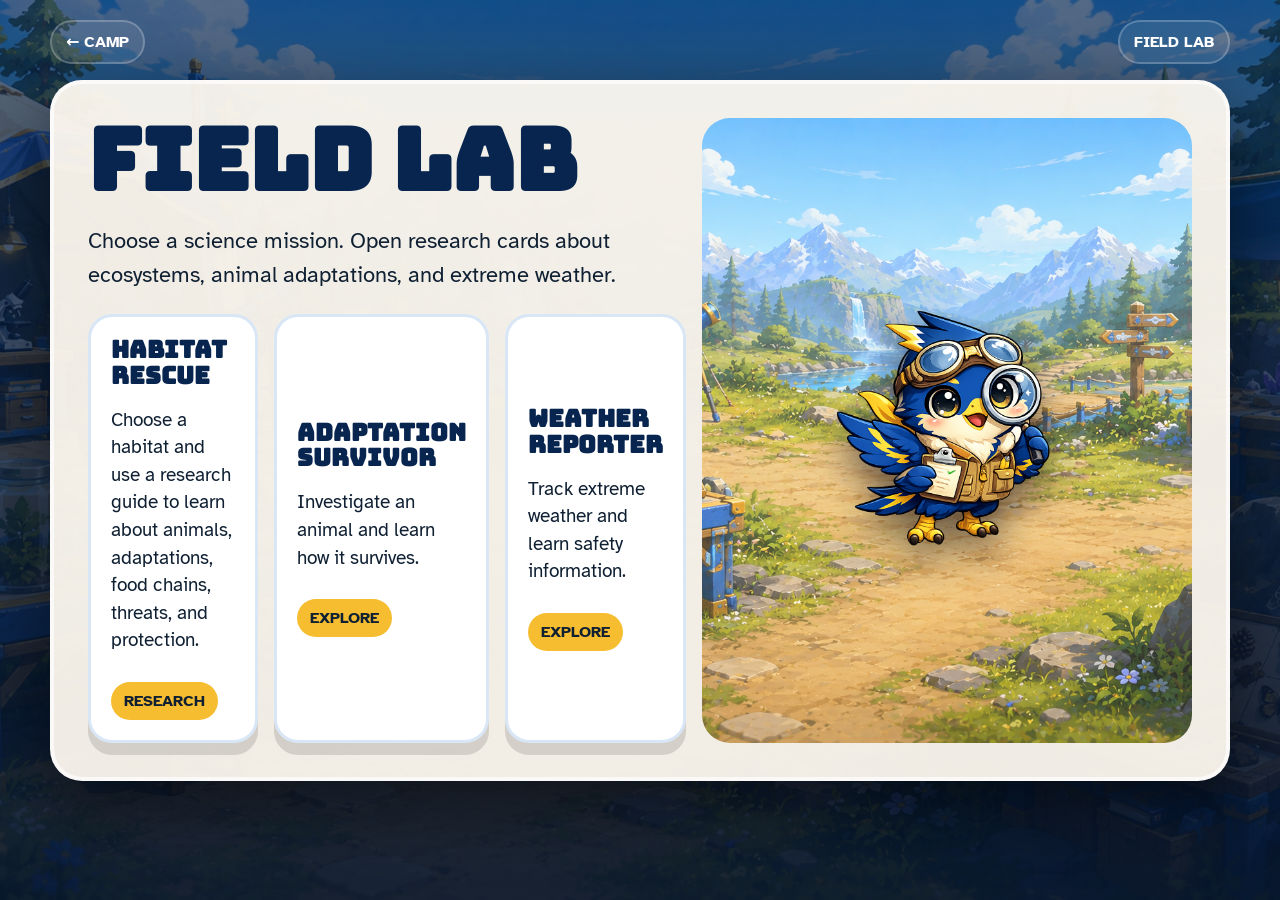
<file: field-lab.html>
<!doctype html>
<html lang="en">
<head>
<meta charset="utf-8"><meta name="viewport" content="width=device-width,initial-scale=1">
<title>FIELD LAB</title>
<link rel="preconnect" href="https://fonts.googleapis.com"><link rel="preconnect" href="https://fonts.gstatic.com" crossorigin>
<link href="https://fonts.googleapis.com/css2?family=Bungee&family=Atkinson+Hyperlegible:wght@400;700;800&display=swap" rel="stylesheet">
<style>
:root{--navy:#08254f;--blue:#12509b;--gold:#f5bd2f;--paper:#fffaf1;--ink:#102033;--green:#1c7a55}
*{box-sizing:border-box}body{margin:0;font-family:"Atkinson Hyperlegible",system-ui,sans-serif;background:#062044;color:white;min-height:100vh}button,a{font:inherit}button{cursor:pointer;border:0}a{text-decoration:none;color:inherit}
.page{min-height:100vh;background:linear-gradient(#08254faa,#06162fe8),url('assets/backgrounds/bg-lab.png') center/cover fixed}.wrap{width:min(1180px,94vw);margin:auto;padding:20px 0 32px}.top{display:flex;justify-content:space-between;align-items:center;gap:12px;margin-bottom:16px}.pill,.home{background:#ffffff18;border:2px solid #ffffff38;border-radius:999px;padding:10px 14px;font-weight:900}.screen{display:none}.screen.active{display:block}
.hero,.panel{background:rgba(255,250,241,.94);color:var(--ink);border:4px solid #ffffffb8;border-radius:32px;box-shadow:0 24px 70px #0008;overflow:hidden}.hero{display:grid;grid-template-columns:1.1fr .9fr;gap:16px;padding:34px}.hero h1,.title,.mission-title{font-family:Bungee,system-ui;line-height:.98;text-transform:uppercase;margin:0}.hero h1{font-size:clamp(44px,7vw,86px);color:var(--navy)}.hero p{font-size:22px;line-height:1.55}.hero img{width:min(330px,80%);filter:drop-shadow(0 18px 18px #0018);animation:bob 1.6s ease-in-out infinite alternate}.art{display:grid;place-items:center;border-radius:28px;background:linear-gradient(#ffffff55,#ffffff22),url('assets/backgrounds/bg-lab.png') center/cover;min-height:360px}
.missions,.choices{display:grid;gap:16px}.missions{grid-template-columns:repeat(3,1fr);margin-top:22px}.card,.choice,.journal-card{border-radius:24px;padding:20px;text-align:left;background:white;color:var(--ink);border:3px solid #d8e6f6;box-shadow:0 12px 0 #00000020;transition:.15s}.card:hover,.choice:hover,.hotspot:hover{transform:translateY(-5px);border-color:var(--gold)}.card h2,.choice h2{font-family:Bungee;margin:0 0 10px;color:var(--navy);line-height:1.05}.card p,.choice p{font-size:19px;line-height:1.45}.card span,.choice span{display:inline-block;background:var(--gold);color:var(--ink);font-weight:900;border-radius:999px;padding:9px 13px;margin-top:8px}
.titlebar{display:flex;justify-content:space-between;gap:12px;align-items:center;margin-bottom:18px}.title{font-size:clamp(34px,5vw,62px);color:var(--navy)}.back,.finish{background:var(--navy);color:white;border-radius:999px;padding:12px 16px;font-weight:900}.choice{min-height:210px;background-image:linear-gradient(#ffffffd8,#fffffff0),var(--bg);background-size:cover;background-position:center;position:relative;overflow:hidden}.choice-icon{position:absolute;right:12px;bottom:8px;width:96px;height:96px;object-fit:contain;filter:drop-shadow(0 10px 10px #0003)}
.explore{display:grid;grid-template-columns:1.05fr .95fr}.scene{min-height:620px;position:relative;background:linear-gradient(#ffffff22,#06193688),var(--bg) center/cover;border-right:4px solid #fff;overflow:hidden}.scene:before{content:"";position:absolute;inset:0;background:radial-gradient(circle at 20% 20%,#ffffff77,transparent 22%),linear-gradient(90deg,#00000018,transparent 40%,#00000020);pointer-events:none}.scene img.character{position:absolute;right:4%;bottom:4%;width:min(230px,36%);filter:drop-shadow(0 18px 16px #0008);animation:bob 1.4s ease-in-out infinite alternate}.hotspot{position:absolute;border-radius:999px;background:var(--gold);color:var(--ink);padding:12px 14px;font-weight:900;box-shadow:0 0 0 6px #ffffff88,0 14px 22px #0005;border:3px solid #fff;z-index:2;max-width:190px}.hotspot.done{background:#52d273;color:#08254f}.h1{left:8%;top:14%}.h2{left:42%;top:28%}.h3{left:14%;bottom:22%}.h4{right:9%;top:12%}.h5{right:24%;bottom:20%}.h6{left:44%;bottom:8%}
.info{padding:26px;background:var(--paper);min-height:620px;display:flex;flex-direction:column}.mission-title{font-size:clamp(30px,4vw,48px);color:var(--navy)}.progress{display:flex;gap:8px;align-items:center;flex-wrap:wrap;margin:12px 0}.dot{width:18px;height:18px;border-radius:99px;background:#cfdceb;border:2px solid #fff;box-shadow:0 2px 0 #0002}.dot.on{background:var(--gold)}
.discovery{background:white;border:3px solid #dce8f6;border-radius:24px;padding:20px;min-height:300px}.discovery-head{display:flex;gap:14px;align-items:center;margin-bottom:8px}.discovery-icon{width:86px;height:86px;object-fit:contain;filter:drop-shadow(0 8px 8px #0002)}.discovery h2{font-family:Bungee;color:var(--blue);margin:0;line-height:1.05}.discovery p,.discovery li{font-size:21px;line-height:1.62}.vocab{background:#eef6ff;border-radius:18px;padding:13px;margin:12px 0;font-weight:900;line-height:1.45}.journal{display:grid;gap:10px;margin-top:12px}.journal-card{box-shadow:none;padding:12px;border-radius:16px;font-size:18px;line-height:1.4}.journal-card strong{color:var(--blue)}.complete{display:none;background:linear-gradient(135deg,#fff8d8,#ffffff);border:4px solid var(--gold);border-radius:26px;padding:20px;margin-top:14px}.complete.show{display:block}.complete h2{font-family:Bungee;color:var(--green);margin:0 0 8px}

.animal-links{display:grid;grid-template-columns:repeat(3,1fr);gap:10px;margin:14px 0}.animal-link{background:var(--gold);color:var(--ink);border:3px solid var(--navy);border-radius:18px;padding:12px;font-weight:900;box-shadow:0 6px 0 #0002}.animal-link:hover{transform:translateY(-3px)}.animal-detail{background:#fffaf1;border:3px solid var(--gold);border-radius:20px;padding:14px;margin-top:12px}.animal-detail h3{font-family:Bungee;color:var(--navy);margin:0 0 8px;line-height:1.05}.animal-detail p{font-size:20px;line-height:1.6;margin:0}.animal-hint{background:#eef6ff;border-radius:16px;padding:12px;font-weight:900;margin:10px 0}
.field-notes-title{font-family:Bungee,system-ui;color:var(--navy);font-size:18px;margin:14px 0 8px;display:flex;align-items:center;gap:8px}.journal-card{position:relative}.journal-card:before{content:"✦";position:absolute;right:12px;top:10px;color:var(--gold);font-size:20px}.complete.show{animation:completePop .45s ease}.celebration-zone{position:relative;min-height:115px;margin-top:12px;overflow:hidden;border-radius:20px;background:linear-gradient(135deg,#eef6ff,#fff8d8);border:3px solid #dce8f6}.celebration-animal{position:absolute;left:50%;bottom:12px;transform:translateX(-50%);font-size:72px;animation:animalJump 1.15s ease-in-out infinite}.confetti{position:absolute;inset:0;pointer-events:none;background:radial-gradient(circle at 15% 25%,#f5bd2f 0 4px,transparent 5px),radial-gradient(circle at 75% 18%,#52d273 0 4px,transparent 5px),radial-gradient(circle at 35% 78%,#12509b 0 4px,transparent 5px),radial-gradient(circle at 88% 70%,#f5bd2f 0 4px,transparent 5px)}@keyframes animalJump{0%,100%{transform:translateX(-50%) translateY(0) scale(1)}45%{transform:translateX(-50%) translateY(-38px) scale(1.18) rotate(-4deg)}70%{transform:translateX(-50%) translateY(0) scale(.98) rotate(3deg)}}@keyframes completePop{from{transform:scale(.92);opacity:.35}to{transform:scale(1);opacity:1}}
.animal-link.selected{background:#52d273;color:#08254f;transform:translateY(-3px);box-shadow:0 6px 0 #0003}.note-toast{position:fixed;left:50%;top:18px;transform:translateX(-50%) translateY(-20px);background:var(--gold);color:var(--ink);border:4px solid #fff;border-radius:999px;padding:12px 18px;font-weight:900;z-index:99;box-shadow:0 12px 32px #0005;opacity:0;pointer-events:none}.note-toast.show{animation:toastPop 1.05s ease}@keyframes toastPop{0%{opacity:0;transform:translateX(-50%) translateY(-20px) scale(.9)}18%,78%{opacity:1;transform:translateX(-50%) translateY(0) scale(1)}100%{opacity:0;transform:translateX(-50%) translateY(-12px) scale(.96)}}


/* Clean Habitat Rescue research page */
.research-page{padding:0;background:rgba(255,250,241,.96)}
.research-hero{
  display:grid;grid-template-columns:1fr 220px;gap:18px;align-items:center;
  padding:28px;border-bottom:4px solid #ffffff;background:
  linear-gradient(135deg,#ffffffdd,#fff8d8ee),var(--habitat-bg) center/cover;
}
.research-hero h1{font-family:Bungee,system-ui;color:var(--navy);font-size:clamp(36px,5vw,64px);line-height:1;margin:0}
.research-hero p{font-size:21px;line-height:1.5;margin:10px 0 0;max-width:760px}
.research-hero img{width:150px;justify-self:center;filter:drop-shadow(0 12px 12px #0003)}
.research-body{padding:24px;display:grid;gap:18px}
.research-section{background:white;border:3px solid #dce8f6;border-radius:24px;padding:20px;box-shadow:0 8px 0 #00000010}
.research-section h2{font-family:Bungee,system-ui;color:var(--blue);line-height:1.05;margin:0 0 10px;font-size:clamp(24px,3vw,34px)}
.research-section p{font-size:21px;line-height:1.62;margin:0}
.animal-library{display:grid;grid-template-columns:repeat(auto-fit,minmax(145px,1fr));gap:12px;margin-top:12px}
.animal-tile{
  background:#fff8d8;border:3px solid var(--gold);border-radius:20px;padding:14px;
  font-weight:900;color:var(--ink);min-height:78px;box-shadow:0 6px 0 #00000012;
}
.animal-tile:hover,.animal-tile.selected{background:#e9fff3;border-color:#52d273;transform:translateY(-3px)}
.animal-research-card{background:linear-gradient(135deg,#eef6ff,#ffffff);border:3px solid #dce8f6;border-radius:22px;padding:18px;margin-top:14px}
.animal-research-card h3{font-family:Bungee,system-ui;color:var(--navy);font-size:30px;line-height:1.05;margin:0 0 8px}
.spotlight-grid.clean{display:grid;grid-template-columns:repeat(2,1fr);gap:14px}
.research-bottom-grid{display:grid;grid-template-columns:repeat(3,1fr);gap:14px}
.research-nav{display:flex;justify-content:space-between;gap:12px;align-items:center;margin:14px 14px 0}
.research-nav .back{background:var(--navy)}

/* Research-page polish: calmer website feel for Habitat Rescue */
.research-page .animal-tile:hover,.research-page .animal-tile.selected{transform:none}
.research-page .animal-tile{box-shadow:none;text-align:left}
.research-page .research-section{box-shadow:none}
.research-page .animal-research-card{box-shadow:none}
.research-page .research-hero img{animation:none}

/* Habitat Rescue research website polish */
.research-subnav{display:flex;gap:10px;flex-wrap:wrap;padding:16px 24px 0;background:rgba(255,250,241,.96)}
.research-jump{background:#ffffff;color:var(--navy);border:2px solid #dce8f6;border-radius:999px;padding:9px 12px;font-weight:900;box-shadow:none}
.research-jump:hover{background:#eef6ff;border-color:var(--blue)}
.research-kicker{display:inline-block;background:#eef6ff;color:var(--navy);border:2px solid #dce8f6;border-radius:999px;padding:6px 10px;font-weight:900;margin-bottom:10px}
.research-section.feature{border-color:var(--gold);background:linear-gradient(135deg,#ffffff,#fffaf1)}
.animal-library{grid-template-columns:repeat(auto-fit,minmax(160px,1fr))}
.animal-tile{background:white;border-color:#dce8f6;min-height:72px;box-shadow:none;text-align:left;font-size:19px}
.animal-tile.selected{background:#eef6ff;border-color:var(--blue)}
.animal-research-card{background:#ffffff;border-color:var(--blue);box-shadow:none}
.research-summary{background:#eef6ff;border:3px solid #dce8f6;border-radius:24px;padding:20px}
.research-summary h2{font-family:Bungee,system-ui;color:var(--navy);margin:0 0 10px;line-height:1.05}
.research-summary ul{margin:0;padding-left:22px;font-size:20px;line-height:1.55}
.research-summary li{margin:4px 0}

@media(max-width:900px){
  .research-hero{grid-template-columns:1fr;text-align:left}
  .research-hero img{justify-self:start;width:120px}
  .spotlight-grid.clean,.research-bottom-grid{grid-template-columns:1fr}
}

/* Habitat research guide upgrade */
.animal-links{grid-template-columns:repeat(auto-fit,minmax(135px,1fr))!important}.animal-link{font-size:18px;min-height:68px}.animal-detail{background:linear-gradient(135deg,#fffaf1,#ffffff);box-shadow:0 8px 0 #00000012}.research-tag{display:inline-block;background:#eef6ff;border:2px solid #dce8f6;border-radius:999px;padding:6px 10px;margin:4px 6px 6px 0;font-weight:900;color:var(--navy)}.discovery.research-mode{border-color:var(--gold);box-shadow:0 12px 0 #00000014}
.spotlight-grid{display:grid;grid-template-columns:repeat(2,1fr);gap:12px;margin:14px 0}.spotlight-card{background:linear-gradient(135deg,#eef6ff,#ffffff);border:3px solid #dce8f6;border-radius:20px;padding:14px;box-shadow:0 6px 0 #00000012}.spotlight-card h3{font-family:Bungee,system-ui;color:var(--navy);margin:0 0 8px;line-height:1.05}.spotlight-card p{font-size:20px;line-height:1.55;margin:0}.research-card-label{display:inline-block;background:var(--navy);color:white;border-radius:999px;padding:5px 9px;font-size:14px;font-weight:900;margin-bottom:8px}@media(max-width:900px){.animal-links{grid-template-columns:1fr!important}.spotlight-grid{grid-template-columns:1fr}.celebration-animal{font-size:58px}}
@keyframes bob{to{transform:translateY(-12px)}}@media(max-width:900px){.hero,.explore{grid-template-columns:1fr}.missions,.choices{grid-template-columns:1fr}.scene{min-height:460px;border-right:0;border-bottom:4px solid #fff}.hero{padding:22px}.hotspot{font-size:15px;padding:10px;max-width:150px}.h2{left:35%}.h5{right:10%;bottom:10%}.h6{left:36%;bottom:5%}}
</style>
</head>
<body>
<div class="page"><main class="wrap">
<div class="top"><a class="home" href="index.html">← CAMP</a><div class="pill">FIELD LAB</div></div>
<section class="screen active" id="home">
<div class="hero"><div><h1>FIELD LAB</h1><p>Choose a science mission. Open research cards about ecosystems, animal adaptations, and extreme weather.</p><div class="missions">
<button class="card" data-mission="habitat"><h2>HABITAT RESCUE</h2><p>Choose a habitat and use a research guide to learn about animals, adaptations, food chains, threats, and protection.</p><span>RESEARCH</span></button>
<button class="card" data-mission="animal"><h2>ADAPTATION SURVIVOR</h2><p>Investigate an animal and learn how it survives.</p><span>EXPLORE</span></button>
<button class="card" data-mission="weather"><h2>WEATHER REPORTER</h2><p>Track extreme weather and learn safety information.</p><span>EXPLORE</span></button>
</div></div><div class="art"><img src="assets/characters/falcon-science.png" alt="Scientist falcon"></div></div>
</section>
<section class="screen" id="choose"><div class="panel" style="padding:28px"><div class="titlebar"><div><h1 class="title" id="chooseTitle">CHOOSE</h1><p id="chooseSub" style="font-size:21px;line-height:1.5;margin:8px 0 0">Pick one topic to investigate.</p></div><button class="back" data-back-home>BACK</button></div><div class="choices" id="choices"></div></div></section>

<section class="screen" id="habitatResearch">
  <div class="panel research-page">
    <div class="research-nav">
      <button class="back" data-back-choose>← HABITATS</button>
      <button class="back" data-back-home>FIELD LAB HOME</button>
    </div>
    <div id="habitatResearchBody"></div>
  </div>
</section>

<section class="screen" id="explore"><div class="panel explore"><div class="scene" id="exploreScene">
<button class="hotspot h1" data-discover="0"></button><button class="hotspot h2" data-discover="1"></button><button class="hotspot h3" data-discover="2"></button><button class="hotspot h4" data-discover="3"></button><button class="hotspot h5" data-discover="4"></button><button class="hotspot h6" data-discover="5"></button><img class="character" src="assets/characters/falcon-science.png" alt="Scientist falcon">
</div><div class="info"><div style="display:flex;justify-content:space-between;gap:10px;align-items:start"><h1 class="mission-title" id="exploreTitle">TOPIC</h1><button class="back" data-back-choose>TOPICS</button></div><div class="progress"><strong id="markerCount">0 FIELD NOTES</strong><span class="dot"></span><span class="dot"></span><span class="dot"></span><span class="dot"></span><span class="dot"></span><span class="dot"></span></div><div class="discovery" id="discovery"><h2>START EXPLORING</h2><p>Choose a marker in the scene. Each one gives you useful science information for your Field Notes.</p></div><div class="field-notes-title">📝 FIELD NOTES</div><div class="journal" id="journal"></div><div class="complete" id="complete"><h2>FIELD GUIDE COMPLETE!</h2><p id="completeText">You collected useful science information.</p><div class="celebration-zone" id="celebrationZone"><div class="confetti"></div><div class="celebration-animal" id="celebrationAnimal">🦅</div></div><button class="finish" data-back-home>BACK TO FIELD LAB</button></div></div></div></section>
</main></div><div class="note-toast" id="noteToast">📝 Field Note Added!</div>
<script>
const DATA = {"habitat":{"title":"HABITAT RESCUE","sub":"Choose one habitat research guide.","complete":"Use the habitat research guide to learn about animals, adaptations, food chains, threats, and protection.","choices":{"desert":{"title":"DESERT","bg":"assets/backgrounds/bg-canyon.png","icon":"assets/icons/desert_icon.png"},"rainforest":{"title":"RAINFOREST","bg":"assets/backgrounds/bg-forest.png","icon":"assets/icons/rainforest_icon.png"},"ocean":{"title":"OCEAN","bg":"assets/backgrounds/bg-ocean.png","icon":"assets/icons/ocean_icon.png"},"grassland":{"title":"GRASSLAND","bg":"assets/backgrounds/bg-area.png","icon":"assets/icons/grassland_icon.png"}}},"animal":{"title":"ADAPTATION SURVIVOR","sub":"Choose one animal to investigate.","complete":"You collected habitat facts, body adaptations, behavior adaptations, dangers, and survival information.","choices":{"camel":{"title":"CAMEL","bg":"assets/backgrounds/bg-canyon.png","icon":"assets/icons/adaptation_icon.png","spots":["🏜️ HABITAT","🐾 BODY FEATURES","🌙 BEHAVIOR","⚠️ DANGERS","🌎 SURVIVAL"],"cards":[{"title":"🏜️ HABITAT","icon":"assets/icons/desert_icon.png","text":"Camels live in deserts and dry grasslands. These habitats can be hot, dry, and sandy. Food and water may be hard to find for long periods. Temperatures can change from very hot days to cooler nights. Camels are well suited for these difficult conditions.","vocab":"Vocabulary: Habitat means the place where an animal lives and gets what it needs.","note":"Camels live in hot, dry habitats where water can be limited."},{"title":"🐾 BODY FEATURES","icon":"assets/icons/adaptation_icon.png","text":"A camel has body features that help it survive in the desert. Wide feet help it walk on sand without sinking deeply. Long eyelashes help keep blowing sand out of its eyes. A hump stores fat that can be used for energy when food is hard to find. These physical adaptations help camels travel in dry places.","vocab":"Vocabulary: Physical adaptation means a body feature that helps an animal survive.","note":"Camels have wide feet, long eyelashes, and humps."},{"title":"🌙 BEHAVIOR","icon":"assets/icons/adaptation_icon.png","text":"Camels also survive because of what they do. They may rest during the hottest part of the day. They can travel when the temperature is cooler. Camels may move in groups, which can help protect them. These behaviors help camels save energy and stay safer.","vocab":"Vocabulary: Behavioral adaptation means an action that helps an animal survive.","note":"Camels can rest in heat and travel when it is cooler."},{"title":"⚠️ DANGERS","icon":"assets/icons/desert_icon.png","text":"Camels can face heat, little water, predators, and habitat changes. Long dry seasons can make food harder to find. People and roads can also change the land where camels live. Young camels may be more at risk from predators. These dangers make survival challenging even for a well-adapted animal.","vocab":"Vocabulary: Threat means something that can harm a living thing or its habitat.","note":"Heat, limited water, predators, and habitat loss can threaten camels."},{"title":"🌎 SURVIVAL","icon":"assets/icons/adaptation_icon.png","text":"Camels are successful because many adaptations work together. Their feet, eyelashes, humps, and behaviors all help in dry environments. No single adaptation does everything. Survival often depends on many traits helping at the same time. This makes the camel a strong example of desert adaptation.","vocab":"Vocabulary: Survival means staying alive in an environment.","note":"Camels survive because several adaptations work together."}]},"polar":{"title":"POLAR BEAR","bg":"assets/backgrounds/bg-arctic.png","icon":"assets/icons/adaptation_icon.png","spots":["❄️ HABITAT","🐾 BODY FEATURES","🦭 HUNTING","⚠️ DANGERS","🌎 SURVIVAL"],"cards":[{"title":"❄️ HABITAT","icon":"assets/icons/adaptation_icon.png","text":"Polar bears live in the Arctic. Their habitat includes sea ice, snow, freezing water, and cold air. Sea ice is very important because polar bears use it to hunt. The Arctic can be dark and icy for part of the year. Polar bears are built for this cold environment.","vocab":"Vocabulary: Arctic means the cold region around the North Pole.","note":"Polar bears live in cold Arctic habitats with ice and snow."},{"title":"🐾 BODY FEATURES","icon":"assets/icons/adaptation_icon.png","text":"Polar bears have thick fur and a layer of fat that helps keep them warm. Their large paws help spread their weight on ice. The paws also help them swim in cold water. Their white fur helps them blend into snowy surroundings. These features help polar bears move, hunt, and stay warm.","vocab":"Vocabulary: Insulation means a layer that helps keep heat in.","note":"Polar bears have thick fur, fat, large paws, and camouflage."},{"title":"🦭 HUNTING","icon":"assets/icons/adaptation_icon.png","text":"Polar bears hunt seals for food. They may wait quietly near holes where seals come up to breathe. This takes patience and careful timing. Polar bears also use their strong sense of smell to find prey. Hunting behavior is an important part of how they survive.","vocab":"Vocabulary: Prey means an animal that is hunted by another animal.","note":"Polar bears use patience and smell to hunt seals."},{"title":"⚠️ DANGERS","icon":"assets/icons/adaptation_icon.png","text":"Melting sea ice is a major danger for polar bears. Polar bears need ice to hunt, travel, and rest. When ice melts earlier, bears may have to swim farther or spend more time on land. This can make it harder to find enough food. Changes in habitat can affect the whole Arctic food chain.","vocab":"Vocabulary: Climate change means long-term changes in Earth’s weather patterns and temperatures.","note":"Melting sea ice can make hunting harder for polar bears."},{"title":"🌎 SURVIVAL","icon":"assets/icons/adaptation_icon.png","text":"Polar bears survive because their bodies and behaviors match their habitat. Their fur and fat keep them warm. Their paws help them walk and swim. Their hunting behavior helps them find seals. When the habitat changes, even strong adaptations may not be enough.","vocab":"Vocabulary: Habitat change means a living place becomes different over time.","note":"Polar bear survival depends on both adaptations and healthy sea ice."}]},"octopus":{"title":"OCTOPUS","bg":"assets/backgrounds/bg-ocean.png","icon":"assets/icons/adaptation_icon.png","spots":["🌊 HABITAT","🎨 CAMOUFLAGE","🌀 ARMS","⚠️ DANGERS","🌎 SURVIVAL"],"cards":[{"title":"🌊 HABITAT","icon":"assets/icons/ocean_icon.png","text":"Octopuses live in ocean habitats such as reefs, rocky areas, and sea floors. These habitats give them places to hide. Octopuses often use small spaces for safety. They also hunt in areas where crabs, shrimp, and fish live. Their habitat gives them both food and shelter.","vocab":"Vocabulary: Shelter means a safe place where an animal can hide or rest.","note":"Octopuses live in ocean places with rocks, reefs, and hiding spaces."},{"title":"🎨 CAMOUFLAGE","icon":"assets/icons/adaptation_icon.png","text":"An octopus can change its color and texture. This helps it blend in with rocks, sand, or coral. Camouflage can protect the octopus from predators. It can also help the octopus sneak closer to prey. This adaptation is one reason octopuses are hard to see in the ocean.","vocab":"Vocabulary: Camouflage means blending in with surroundings.","note":"Octopuses use camouflage to hide and hunt."},{"title":"🌀 ARMS","icon":"assets/icons/adaptation_icon.png","text":"An octopus has eight arms with suckers. The suckers help it grab food and hold onto surfaces. The arms can explore spaces and move objects. Octopuses can use their arms to pull themselves into small hiding places. These body parts help the octopus survive in a complex ocean habitat.","vocab":"Vocabulary: Suckers are small round parts that help an octopus grip things.","note":"Octopus arms and suckers help with grabbing, moving, and hiding."},{"title":"⚠️ DANGERS","icon":"assets/icons/ocean_icon.png","text":"Octopuses can be threatened by sharks, eels, large fish, and pollution. They must hide quickly when predators are near. Pollution can damage ocean habitats and make food less safe. Young octopuses are especially vulnerable. Hiding, camouflage, and quick movement help them stay alive.","vocab":"Vocabulary: Vulnerable means easy to harm or in danger.","note":"Predators and pollution can threaten octopuses."},{"title":"🌎 SURVIVAL","icon":"assets/icons/adaptation_icon.png","text":"The octopus is a strong example of ocean adaptation. It uses camouflage, flexible arms, hiding behavior, and quick movement. These adaptations help it catch food and avoid being eaten. Its survival depends on both body features and behavior. Healthy ocean habitats also help octopuses continue to live and reproduce.","vocab":"Vocabulary: Reproduce means to make more living things of the same kind.","note":"Octopuses survive by using several adaptations together."}]},"arcticfox":{"title":"ARCTIC FOX","bg":"assets/backgrounds/bg-arctic.png","icon":"assets/icons/adaptation_icon.png","spots":["❄️ HABITAT","🧥 FUR","👂 EARS","⚠️ DANGERS","🌎 SURVIVAL"],"cards":[{"title":"❄️ HABITAT","icon":"assets/icons/adaptation_icon.png","text":"Arctic foxes live in cold tundra habitats. The tundra is often freezing, snowy, and windy. There are few trees in this environment. Food can be hard to find during long winters. Arctic foxes have adaptations that help them survive in this harsh place.","vocab":"Vocabulary: Tundra means a cold habitat with few trees and a short growing season.","note":"Arctic foxes live in cold, snowy tundra habitats."},{"title":"🧥 FUR","icon":"assets/icons/adaptation_icon.png","text":"An Arctic fox has thick fur that helps it stay warm. Its fur can change color with the seasons. White winter fur helps the fox blend into snow. Brown or gray summer fur helps it blend into rocks and plants. This camouflage helps the fox hunt and hide.","vocab":"Vocabulary: Camouflage means an animal blends in with its surroundings.","note":"Arctic fox fur helps with warmth and camouflage."},{"title":"👂 EARS","icon":"assets/icons/adaptation_icon.png","text":"Arctic foxes have small ears compared with many warmer-weather foxes. Smaller ears help reduce heat loss. Their furry paws also help protect them from ice and snow. These body features are useful in freezing temperatures. Small details can make a big difference in survival.","vocab":"Vocabulary: Heat loss means body warmth escaping into the environment.","note":"Small ears and furry paws help Arctic foxes stay warm."},{"title":"⚠️ DANGERS","icon":"assets/icons/adaptation_icon.png","text":"Arctic foxes face extreme cold, food shortages, and predators. Finding enough food can be difficult during winter. Larger animals may compete with them for food. Changes in the Arctic can also affect where they live. These dangers make survival challenging even with strong adaptations.","vocab":"Vocabulary: Competition means living things needing the same limited resource.","note":"Cold, food shortages, predators, and habitat change can threaten Arctic foxes."},{"title":"🌎 SURVIVAL","icon":"assets/icons/adaptation_icon.png","text":"Arctic foxes survive because their adaptations match the tundra. Thick fur keeps them warm. Camouflage helps them hide from predators and sneak up on prey. Small ears and furry paws help their bodies handle cold. These features show how animals can be suited to their habitats.","vocab":"Vocabulary: Suited means well matched for a place or job.","note":"Arctic fox adaptations help them live in the tundra."}]},"wren":{"title":"CACTUS WREN","bg":"assets/backgrounds/bg-canyon.png","icon":"assets/icons/adaptation_icon.png","spots":["🌵 HABITAT","🏠 NESTING","🥜 FOOD","⚠️ DANGERS","🌎 SURVIVAL"],"cards":[{"title":"🌵 HABITAT","icon":"assets/icons/desert_icon.png","text":"The cactus wren lives in desert habitats. These places are dry, hot, and full of cactus plants. The bird must handle heat and limited water. Desert plants provide places to perch, hide, and nest. This habitat shapes how the cactus wren survives.","vocab":"Vocabulary: Desert means a dry habitat that gets little rain.","note":"Cactus wrens live in dry desert habitats with cactus plants."},{"title":"🏠 NESTING","icon":"assets/icons/adaptation_icon.png","text":"The cactus wren often builds nests in cactus plants. The sharp cactus spines can help protect the nest from predators. A nest also gives the bird a place to rest and raise young. Choosing a protected nesting spot is a useful behavior. This behavior helps the bird survive in a desert habitat.","vocab":"Vocabulary: Nest means a place where a bird lays eggs or cares for young.","note":"Cactus wrens build nests in cactus plants for protection."},{"title":"🥜 FOOD","icon":"assets/icons/desert_icon.png","text":"Cactus wrens eat insects, fruit, and seeds. Some foods can also provide water. This is helpful in a dry desert environment. The bird searches for food among plants and on the ground. Its diet helps it live where open water may be limited.","vocab":"Vocabulary: Diet means the food an animal usually eats.","note":"Cactus wrens eat insects, fruit, and seeds."},{"title":"⚠️ DANGERS","icon":"assets/icons/desert_icon.png","text":"Cactus wrens can face predators, extreme heat, and habitat loss. Snakes and other animals may try to reach nests. Heat can make finding food and water harder. Building can remove cactus plants the birds need. Safe nesting places help cactus wrens survive these dangers.","vocab":"Vocabulary: Predator means an animal that hunts another animal.","note":"Predators, heat, and habitat loss can threaten cactus wrens."},{"title":"🌎 SURVIVAL","icon":"assets/icons/adaptation_icon.png","text":"The cactus wren survives through both body features and behaviors. It uses desert plants for shelter. It eats foods that may provide moisture. It builds nests where spines can help protect its young. These adaptations make it well suited to desert life.","vocab":"Vocabulary: Well suited means a living thing has traits that help it live in a place.","note":"Cactus wrens survive by using cactus plants, food choices, and nesting behavior."}]}}},"weather":{"title":"WEATHER REPORTER","sub":"Choose one extreme weather event.","complete":"You collected causes, effects, safety information, a historical example, and weather vocabulary.","choices":{"hurricane":{"title":"HURRICANE","bg":"assets/backgrounds/bg-storm.png","icon":"assets/icons/weather_icon.png","spots":["🌀 FORMATION","🌧️ EFFECTS","🦺 SAFETY","📜 HISTORY","🌎 WHY IT MATTERS"],"cards":[{"title":"🌀 FORMATION","icon":"assets/icons/weather_icon.png","text":"A hurricane is a large storm that forms over warm ocean water. Warm, moist air rises from the ocean surface. As more air rises, the storm can grow stronger. Winds begin to spin around a calm center called the eye. Hurricanes need warm water and moist air to keep their energy.","vocab":"Vocabulary: Eye means the calmer center of a hurricane.","note":"Hurricanes form over warm ocean water with moist air."},{"title":"🌧️ EFFECTS","icon":"assets/icons/weather_icon.png","text":"Hurricanes can bring heavy rain, strong winds, flooding, and storm surge. Storm surge happens when ocean water is pushed onto land. Wind can damage roofs, trees, and power lines. Flooding can make roads unsafe and damage homes. These effects can last even after the storm moves away.","vocab":"Vocabulary: Storm surge means ocean water pushed onto land by a storm.","note":"Hurricanes can cause wind damage, flooding, and storm surge."},{"title":"🦺 SAFETY","icon":"assets/icons/weather_icon.png","text":"People stay safer by listening to weather warnings. Families can prepare water, food, flashlights, batteries, and medicine. Some people may need to leave if officials order an evacuation. It is important to stay away from floodwater. A safety plan helps families know what to do before a storm arrives.","vocab":"Vocabulary: Evacuation means leaving a dangerous place for a safer place.","note":"Hurricane safety includes warnings, supplies, and evacuation when needed."},{"title":"📜 HISTORY","icon":"assets/icons/weather_icon.png","text":"Hurricane Katrina happened in 2005. It caused major flooding and damage along the Gulf Coast. Many people lost homes, and communities had to rebuild. The event showed why strong levees, warning systems, and safe shelters matter. Scientists and leaders study past hurricanes to improve safety plans.","vocab":"Vocabulary: Levee means a wall or raised bank built to hold back water.","note":"Hurricane Katrina showed why preparation and safe shelters matter."},{"title":"🌎 WHY IT MATTERS","icon":"assets/icons/weather_icon.png","text":"Understanding hurricanes helps people prepare before danger arrives. Meteorologists watch ocean temperatures, wind, and storm movement. Forecasts can warn communities days before a hurricane reaches land. Better warnings give families time to gather supplies or leave. Learning about hurricanes can save lives.","vocab":"Vocabulary: Meteorologist means a scientist who studies weather.","note":"Hurricane knowledge helps communities prepare and stay safer."}]},"tornado":{"title":"TORNADO","bg":"assets/backgrounds/bg-storm.png","icon":"assets/icons/weather_icon.png","spots":["🌪️ FORMATION","🏚️ EFFECTS","🦺 SAFETY","📜 HISTORY","🌎 WHY IT MATTERS"],"cards":[{"title":"🌪️ FORMATION","icon":"assets/icons/weather_icon.png","text":"A tornado is a spinning column of air that reaches from a storm cloud to the ground. Tornadoes often form during strong thunderstorms. Warm air and cool air can meet and create unstable conditions. Rotating air inside the storm can tighten into a funnel. When the funnel touches the ground, it becomes a tornado.","vocab":"Vocabulary: Funnel cloud means a rotating cloud shaped like a funnel.","note":"Tornadoes can form when rotating air reaches the ground."},{"title":"🏚️ EFFECTS","icon":"assets/icons/weather_icon.png","text":"Tornadoes can damage buildings, trees, cars, and power lines. Their winds can lift objects and turn them into dangerous flying debris. Some tornadoes are weak, but others can destroy homes. Tornado damage often happens in a narrow path. Even a short tornado can be very dangerous.","vocab":"Vocabulary: Debris means broken pieces of things after damage.","note":"Tornadoes can cause wind damage and dangerous flying debris."},{"title":"🦺 SAFETY","icon":"assets/icons/weather_icon.png","text":"People stay safer by going to a basement or small inside room. They should stay away from windows. A bathroom, closet, or hallway on the lowest floor can be safer than a room with glass. Wearing shoes can protect feet from broken objects. A helmet can help protect the head during strong winds.","vocab":"Vocabulary: Shelter means a safer place to stay during danger.","note":"Tornado safety means going low, staying inside, and avoiding windows."},{"title":"📜 HISTORY","icon":"assets/icons/weather_icon.png","text":"The Joplin tornado happened in Missouri in 2011. It caused serious damage to homes, schools, roads, and businesses. Many people needed help after the storm. The event showed why tornado warnings and safe places are important. Communities study events like this to improve emergency plans.","vocab":"Vocabulary: Warning means an alert that danger may happen soon.","note":"The Joplin tornado showed why warnings and shelter matter."},{"title":"🌎 WHY IT MATTERS","icon":"assets/icons/weather_icon.png","text":"Tornadoes can form quickly, so people need to know what to do. Weather tools can help detect dangerous storms. Sirens, phones, and news reports can warn people to take shelter. Practicing a safety plan helps families respond faster. Learning about tornadoes helps communities stay ready.","vocab":"Vocabulary: Forecast means a prediction about future weather.","note":"Tornado knowledge helps people react quickly and safely."}]},"blizzard":{"title":"BLIZZARD","bg":"assets/backgrounds/bg-arctic.png","icon":"assets/icons/weather_icon.png","spots":["❄️ FORMATION","🌬️ EFFECTS","🦺 SAFETY","📜 HISTORY","🌎 WHY IT MATTERS"],"cards":[{"title":"❄️ FORMATION","icon":"assets/icons/weather_icon.png","text":"A blizzard is a snowstorm with strong winds and low visibility. It happens when cold air, moisture, and strong wind come together. Snow may fall from clouds or blow around after it is already on the ground. Strong wind can make it hard to see. A storm must have dangerous blowing snow for it to be called a blizzard.","vocab":"Vocabulary: Visibility means how far a person can see.","note":"Blizzards form when cold air, moisture, and strong winds come together."},{"title":"🌬️ EFFECTS","icon":"assets/icons/weather_icon.png","text":"Blizzards can make roads unsafe for cars and buses. Snow and wind can hide road signs, buildings, and people. Schools and businesses may close. Heavy snow can weigh down trees and power lines. Cold temperatures can also be dangerous for people and animals.","vocab":"Vocabulary: Temperature means how hot or cold the air is.","note":"Blizzards can cause unsafe travel, closures, and power problems."},{"title":"🦺 SAFETY","icon":"assets/icons/weather_icon.png","text":"People stay safer by staying indoors during a blizzard. Warm layers help protect the body from cold air. Families can keep blankets, food, water, flashlights, and batteries ready. It is safer to avoid unnecessary travel. If people must go outside, they should cover skin and move carefully.","vocab":"Vocabulary: Emergency supplies are items people keep ready for dangerous situations.","note":"Blizzard safety means staying warm, staying inside, and keeping supplies."},{"title":"📜 HISTORY","icon":"assets/icons/weather_icon.png","text":"The Blizzard of 1978 affected parts of the United States. Heavy snow and strong winds made travel very dangerous. Many roads became blocked or hard to see. People had to stay inside and wait for conditions to improve. This event showed how winter storms can affect whole communities.","vocab":"Vocabulary: Community means a group of people living or working in the same area.","note":"The Blizzard of 1978 showed how snow and wind can disrupt communities."},{"title":"🌎 WHY IT MATTERS","icon":"assets/icons/weather_icon.png","text":"Understanding blizzards helps people prepare for winter weather. Weather reports can warn people before dangerous snow and wind arrive. Families can gather supplies and avoid unsafe roads. Cities can prepare snowplows and emergency workers. Learning about blizzards helps people make safer choices in cold weather.","vocab":"Vocabulary: Prepare means to get ready before something happens.","note":"Blizzard knowledge helps people get ready and stay safe."}]},"flood":{"title":"FLOOD","bg":"assets/backgrounds/bg-ocean.png","icon":"assets/icons/weather_icon.png","spots":["🌊 FORMATION","🏠 EFFECTS","🦺 SAFETY","📜 HISTORY","🌎 WHY IT MATTERS"],"cards":[{"title":"🌊 FORMATION","icon":"assets/icons/weather_icon.png","text":"A flood happens when water covers land that is usually dry. Floods can happen after heavy rain, hurricanes, melting snow, or overflowing rivers. Water may rise slowly or move very quickly. Low areas near rivers can flood first. Too much water in one place can become dangerous.","vocab":"Vocabulary: Overflow means water goes over the edges of a river, lake, or drain.","note":"Floods happen when too much water spreads over dry land."},{"title":"🏠 EFFECTS","icon":"assets/icons/weather_icon.png","text":"Floodwater can damage homes, roads, crops, bridges, and cars. It can also make drinking water unsafe. Fast water can knock people down or move vehicles. Mud and trash may be carried by floodwater. Flooding can make it hard for people to travel or get help.","vocab":"Vocabulary: Contaminated means made unsafe or unclean.","note":"Floods can damage property, crops, roads, and water supplies."},{"title":"🦺 SAFETY","icon":"assets/icons/weather_icon.png","text":"People stay safer by moving to higher ground. They should never walk or drive through floodwater. Water can be deeper, faster, or stronger than it looks. Families should listen to warnings and follow safe routes. Staying away from floodwater helps prevent injuries.","vocab":"Vocabulary: Higher ground means land that is above the flood area.","note":"Flood safety means moving higher and avoiding floodwater."},{"title":"📜 HISTORY","icon":"assets/icons/weather_icon.png","text":"The Mississippi River flood of 1993 affected many communities and farms. Water covered large areas for a long time. Roads, homes, and crops were damaged. Farmers and families had to recover after the flood. This event showed how floods can affect both people and resources.","vocab":"Vocabulary: Recover means to repair, rebuild, or get better after damage.","note":"The Mississippi River flood of 1993 affected communities, farms, and roads."},{"title":"🌎 WHY IT MATTERS","icon":"assets/icons/weather_icon.png","text":"Understanding floods helps people plan safer communities. Scientists study rainfall, rivers, land shape, and drainage. Cities can build safer roads, bridges, and warning systems. Families can learn where to go during flood danger. Flood knowledge helps protect people, homes, and natural resources.","vocab":"Vocabulary: Drainage means how water moves away from land or roads.","note":"Flood knowledge helps communities plan and stay safe."}]}}}};

const HABITAT_RESEARCH = {"desert": {"overview": "Deserts are habitats that get very little rain. They may be hot during the day and much cooler at night. Plants and animals in a desert must save water and handle heat. Some living things hide, rest, or become active at night to stay safe. Desert habitats may look empty at first, but many animals are adapted to live there.", "animals": [{"name": "🐪 Camel", "text": "Camels are large desert animals that can travel far across hot, dry land. Their wide feet spread out on soft sand, so they do not sink as easily. Long eyelashes help protect their eyes when wind blows sand through the air. A camel’s hump stores fat that can be used for energy when food is limited. Camels can rest during the hottest parts of the day to save energy. These adaptations help camels survive where water and shade are hard to find."}, {"name": "🦎 Desert Lizard", "text": "Desert lizards live in warm places with rocks, sand, and little water. Their scaly skin helps protect their bodies from the dry environment. Many desert lizards have colors that blend in with sand or rocks. This camouflage helps them hide from predators. They may warm their bodies in the sun and move to shade when it gets too hot. These body features and behaviors help lizards survive desert heat."}, {"name": "🦅 Hawk", "text": "Hawks can live in deserts because they are strong hunters in open spaces. Their excellent eyesight helps them spot prey from high above the ground. Wide wings let hawks soar and save energy while searching for food. Sharp talons help them catch small animals such as lizards, rodents, and insects. Hawks often nest in high places where they can watch the land. These adaptations make hawks important desert predators."}, {"name": "🐍 Snake", "text": "Many snakes can survive in dry desert habitats. A snake’s long body helps it move across sand, rocks, and small spaces. Some snakes use camouflage to blend into the ground. Snakes often rest in hidden places during the hottest part of the day. They hunt small animals such as mice, lizards, or insects. These adaptations help snakes avoid heat and find food in the desert."}, {"name": "🦂 Scorpion", "text": "Scorpions are small desert animals that often hide under rocks or in burrows. They usually come out at night when the desert is cooler. A hard outer covering helps protect their bodies. Their pincers help them grab prey, and their stinger helps protect them from danger. Scorpions can go for a long time without much food. These adaptations help them survive in dry desert habitats."}, {"name": "🐇 Jackrabbit", "text": "Jackrabbits can live in deserts and dry grasslands. Their large ears help release body heat and also help them hear danger. Strong back legs let them run quickly away from predators. Jackrabbits eat grasses, leaves, and other plants when they can find them. They often rest in shade during hot parts of the day. These adaptations help them survive in dry, open habitats."}, {"name": "🦊 Kit Fox", "text": "Kit foxes live in desert areas with open land and sandy soil. Their large ears help them hear prey and release extra heat. They often use dens for shelter from heat and predators. Kit foxes hunt small animals, insects, and sometimes eat fruit. They are often active at night when the desert is cooler. These behaviors help them save water and energy."}, {"name": "🦉 Owl", "text": "Some owls live in desert habitats and hunt at night. Large eyes help them see in dim light. Soft feathers help them fly quietly when they are hunting. Strong talons help them catch small animals. Owls may rest in trees, cactus spaces, or rocky areas during the day. Night hunting helps them avoid the hottest desert temperatures."}], "spotlight": "🐪 Camel Spotlight: Camels survive in deserts with wide feet, long eyelashes, and humps that store fat for energy. These traits help them walk through sand, protect their eyes, and keep going when food is limited. 🦎 Lizard Spotlight: Desert lizards use scales, camouflage, shade, and sun warming to manage heat. Their bodies and behaviors help them stay safe in a dry habitat.", "food": "A desert food chain can begin with the Sun. A cactus or desert grass uses sunlight to make food. An insect may eat part of the plant. A lizard can eat the insect, and a hawk may eat the lizard. Energy moves from the Sun to plants and then to animals.", "threat": "Desert habitats can be harmed by drought, trash, off-road vehicles, and too much building. A drought can make water even harder to find. Trash can hurt animals or make their habitat unsafe. Roads and buildings can break habitats into smaller spaces. Animals may lose shelter, food, and safe places to raise young.", "protect": "People can protect deserts by staying on trails, picking up trash, and leaving plants and animals alone. Communities can protect open land so animals still have space to live. Saving water also helps desert habitats. Signs and fences can keep vehicles away from fragile areas. When people respect the desert, more living things can survive there."}, "rainforest": {"overview": "Rainforests are warm, wet habitats with many trees and plants. Rain falls often, so the forest is full of life. The tallest trees form a canopy where many animals live. Rainforests have high biodiversity, which means many kinds of living things share the habitat. Animals here often have adaptations for climbing, hiding, flying, or finding food in trees.", "animals": [{"name": "🐒 Monkey", "text": "Monkeys live in rainforests where there are many trees, vines, and fruiting plants. Strong arms help them climb and move from branch to branch. Gripping hands help monkeys hold food and grab tree limbs. Many monkeys live in groups, which can help them find food and watch for danger. Their tails may help with balance as they move through the canopy. These adaptations help monkeys survive high above the forest floor."}, {"name": "🐸 Frog", "text": "Rainforest frogs live in warm, wet places with leaves, trees, and water nearby. Many frogs have sticky feet that help them climb plants and branches. Some frogs use camouflage to blend in with leaves or bark. Other frogs have bright colors that can warn predators to stay away. Frogs eat insects and help control insect populations. These adaptations help frogs survive in a crowded rainforest."}, {"name": "🦜 Parrot", "text": "Parrots live in rainforest trees where they can find fruit, seeds, and shelter. A strong curved beak helps a parrot crack seeds and bite fruit. Wings help parrots fly through the forest to find food and safe resting places. Sharp vision helps them spot food and other birds. Many parrots live in groups and communicate with loud calls. These adaptations help parrots survive in the rainforest canopy."}, {"name": "🐆 Jaguar", "text": "Jaguars live in rainforest habitats with trees, rivers, and many prey animals. Their spotted fur helps them blend into shadows and leaves. Strong legs help jaguars move quietly through the forest. Sharp teeth and claws help them catch food. Jaguars can also swim, which helps them move through wet rainforest areas. These adaptations make jaguars powerful rainforest predators."}, {"name": "🦋 Butterfly", "text": "Rainforest butterflies live near flowers, leaves, and warm air. Their wings can have colors or patterns that help them blend in or warn predators. Butterflies use a long mouthpart to drink nectar from flowers. Some butterflies lay eggs on certain plants their young can eat. Flying helps them move from plant to plant. These adaptations help butterflies survive and reproduce in the rainforest."}, {"name": "🐍 Boa Snake", "text": "Boa snakes can live in rainforest trees and on the forest floor. Their long bodies help them move through branches and plants. Many boas have patterns that blend with leaves and shadows. They use strong muscles to hold prey. Boas may wait quietly instead of chasing food. These adaptations help them hunt in a thick forest habitat."}, {"name": "🦥 Sloth", "text": "Sloths live in rainforest trees and move very slowly. Their long claws help them hang from branches. Moving slowly can help them avoid being noticed by predators. Sloths eat leaves and spend much of their time resting. Their fur may even grow tiny algae that helps them blend in. These adaptations help sloths survive in the canopy."}, {"name": "🐜 Leafcutter Ant", "text": "Leafcutter ants live in rainforest colonies with many workers. They cut pieces of leaves and carry them back to their nest. The ants use the leaves to grow fungus, which becomes food for the colony. Working together helps them gather resources. Their strong jaws help them cut plant material. These adaptations help the colony survive as a team."}], "spotlight": "🐒 Monkey Spotlight: Monkeys use strong arms, gripping hands, and balance to move through rainforest trees. These adaptations help them reach fruit, escape danger, and live in the canopy. 🐸 Frog Spotlight: Rainforest frogs use sticky feet, camouflage, and warning colors. These traits help frogs climb, hide, and protect themselves from predators.", "food": "A rainforest food chain can start with the Sun. A fruit tree uses sunlight to make food. A monkey can eat fruit from the tree. A jaguar may hunt the monkey. Energy moves through the rainforest when living things eat plants or other animals.", "threat": "Rainforests can be threatened when too many trees are cut down. This is called deforestation. When trees are removed, animals may lose food, shelter, and safe places to raise young. Soil can wash away more easily without roots. Many species can be harmed when a rainforest habitat gets smaller.", "protect": "People can protect rainforests by using less paper, recycling, and supporting protected forest areas. Communities can plant trees and stop cutting more trees than the forest can replace. Scientists can study rainforest animals to learn what they need. Protecting rivers also helps rainforest animals. When forests stay healthy, many species have a better chance to survive."}, "ocean": {"overview": "The ocean is a saltwater habitat that covers much of Earth. Ocean animals may live near reefs, sandy bottoms, rocky shores, or open water. Some animals swim long distances, while others hide in small spaces. Many ocean food chains begin with tiny producers that use sunlight. Ocean animals have adaptations for swimming, breathing, hiding, hunting, and protecting themselves.", "animals": [{"name": "🐙 Octopus", "text": "Octopuses live in ocean habitats such as reefs, rocky areas, and sea floors. They can change color and texture to blend in with rocks, sand, or coral. This camouflage helps them hide from predators and sneak up on prey. An octopus has eight arms with suckers that help it grab food and hold onto surfaces. Its flexible body can squeeze into small hiding places. These adaptations make the octopus a strong ocean survivor."}, {"name": "🦈 Shark", "text": "Sharks are important ocean predators that help keep food chains balanced. Many sharks have streamlined bodies that move smoothly through water. Their strong senses help them detect movement and find prey. Rows of sharp teeth help sharks catch and eat food. Sharks can travel long distances through the ocean. These adaptations help sharks survive as hunters in saltwater habitats."}, {"name": "🐢 Sea Turtle", "text": "Sea turtles spend most of their lives in the ocean. Their flippers help them swim long distances through water. A hard shell helps protect the body from some predators. Sea turtles eat different foods depending on the species, such as plants, jellyfish, or small animals. Many sea turtles return to beaches to lay eggs. Their adaptations help them move, feed, and survive in ocean habitats."}, {"name": "🐠 Fish", "text": "Fish live in many ocean habitats, including reefs, open water, and sea grass areas. Fins help fish steer, balance, and move through water. Gills allow fish to take oxygen from the water. Many fish have colors or patterns that help them hide near coral or plants. Some fish swim in groups called schools for protection. These adaptations help fish survive in the ocean."}, {"name": "🦀 Crab", "text": "Crabs can live on ocean floors, rocky shores, and sandy areas. A hard shell protects the crab’s soft body. Claws help crabs grab food and defend themselves. Many crabs can move sideways quickly to escape danger. Some crabs hide under sand or rocks when predators are nearby. These adaptations help crabs survive in ocean habitats."}, {"name": "🐬 Dolphin", "text": "Dolphins are ocean mammals that breathe air through a blowhole. Their streamlined bodies help them swim quickly. Dolphins use sounds to communicate and help find food. They often live in groups called pods. Living in groups can help dolphins protect each other and hunt. These adaptations help dolphins survive in open ocean habitats."}, {"name": "🦑 Squid", "text": "Squid live in ocean water and move quickly when they need to escape. Their soft bodies and arms help them grab prey. Many squid can release ink to confuse predators. Their large eyes help them see in darker water. Some squid move by pushing water out of their bodies. These adaptations help squid hunt and avoid danger."}, {"name": "🪼 Jellyfish", "text": "Jellyfish drift through ocean water with soft, clear bodies. Their tentacles can sting small animals for food. A jellyfish does not have bones, so it moves with ocean currents. Its body can be hard for predators to see. Some jellyfish live near the surface, while others live deeper. These traits help jellyfish survive in many ocean areas."}], "spotlight": "🐙 Octopus Spotlight: Octopuses survive with camouflage, eight arms, suckers, and flexible bodies. These adaptations help them hide, hunt, and squeeze into small spaces. 🐢 Sea Turtle Spotlight: Sea turtles use flippers, shells, and long-distance swimming. These traits help them move through the ocean and protect their bodies.", "food": "An ocean food chain can begin with the Sun. Phytoplankton use sunlight to make food. Small fish eat phytoplankton. Larger fish such as tuna eat smaller fish. Sharks may eat large fish and become top predators in the chain.", "threat": "Plastic pollution can harm ocean animals. Some animals may get trapped in plastic. Others may mistake plastic for food. Pollution can also damage habitats like beaches and reefs. Warmer water and damaged reefs can also make ocean survival harder.", "protect": "People can protect oceans by reducing plastic waste and keeping trash out of storm drains. Recycling and using reusable bottles can help. Communities can protect beaches, reefs, and wetlands. Boats and fishing gear should be used carefully so animals are not harmed. When people protect water, ocean animals have safer habitats."}, "grassland": {"overview": "Grasslands are open habitats with many grasses and few trees. They can be warm or cold depending on where they are found. Many animals use grasslands for food, shelter, and space to move. Some animals graze on plants, while others hunt in the open land. Grassland animals often have adaptations for running, hiding, hearing, jumping, or living in groups.", "animals": [{"name": "🦊 Fox", "text": "Foxes can live in grassland habitats where there is open space and small prey. Sharp hearing helps a fox notice animals moving in tall grass. Its fur can help it blend into the environment while it hunts or hides. Foxes move quickly and can change direction fast. They eat small animals, insects, and sometimes fruit. These adaptations help foxes find food and avoid danger."}, {"name": "🐇 Rabbit", "text": "Rabbits are common animals in many grassland habitats. Their strong back legs help them run quickly from predators. Large ears help rabbits hear danger before it gets too close. Rabbits eat grasses, leaves, and other plants. Many rabbits hide in burrows or thick grass for safety. These adaptations help rabbits survive as plant-eating animals in grasslands."}, {"name": "🦗 Grasshopper", "text": "Grasshoppers live among grasses and low plants. Their strong back legs help them jump away from predators. Many grasshoppers have coloring that blends in with grass or soil. They eat plants and are an important food source for birds, frogs, and other animals. Grasshoppers can move quickly when they sense danger. These adaptations help them survive in open grassland habitats."}, {"name": "🦬 Bison", "text": "Bison are large animals that live in grassland habitats. Their strong bodies help them travel across open land. Bison eat grasses and can graze for much of the day. Thick fur helps protect them from cold weather and wind. They often live in groups, which can help protect the herd. These adaptations help bison survive in wide open grasslands."}, {"name": "🐦 Bird", "text": "Many birds live in grasslands where grasses, seeds, and insects are easy to find. Wings help birds fly away from danger and travel to new feeding areas. Sharp eyes help them spot food or predators. Some grassland birds build nests low in grasses to hide them. Beaks are shaped for eating seeds, insects, or small animals. These adaptations help birds survive in open habitats."}, {"name": "🦌 Deer", "text": "Deer can live in grassland edges where there are plants to eat and places to hide. Long legs help deer run quickly from danger. Large ears help them hear predators nearby. Deer eat grasses, leaves, and other plants. Their coloring can help them blend into dry grass or brush. These adaptations help deer find food and stay alert."}, {"name": "🐍 Snake", "text": "Grassland snakes live among grasses, burrows, and rocks. Their long bodies help them move through narrow spaces. Camouflage helps many snakes hide from predators and prey. Snakes eat small animals such as mice, insects, or birds. Some snakes rest in warm sunny spots and hide when danger is near. These adaptations help them survive in open grasslands."}, {"name": "🦅 Hawk", "text": "Hawks hunt over grasslands where they can see far across open land. Their sharp eyesight helps them spot rabbits, snakes, and other small animals. Strong wings let them glide and save energy. Talons help them grab prey quickly. Hawks may nest in trees, cliffs, or tall places near grasslands. These adaptations make hawks important predators in grassland food chains."}], "spotlight": "🐇 Rabbit Spotlight: Rabbits survive with strong back legs, large ears, and hiding behavior. These adaptations help them hear danger and escape predators. 🦗 Grasshopper Spotlight: Grasshoppers use jumping legs and camouflage. These traits help them move quickly and blend in with grass.", "food": "A grassland food chain can begin with the Sun. Grass uses sunlight to make food. A grasshopper eats the grass. A bird can eat the grasshopper. A fox or hawk may eat the bird and become a predator in the chain.", "threat": "Grasslands can be harmed by drought, wildfire, and habitat loss. Some fires are natural, but too much fire can damage habitats. Building roads and towns can break grasslands into smaller pieces. Animals may have fewer places to find food and shelter. Too much grazing can also damage grassland plants.", "protect": "People can protect grasslands by saving open land and planting native grasses. Farmers and communities can use land carefully so the soil stays healthy. Protected parks give animals safer places to live. People can also prevent unnecessary fires and reduce litter. Healthy grasslands support plants, grazers, insects, birds, and predators."}};
Object.entries(HABITAT_RESEARCH).forEach(([key, research])=>{
  const habitat = DATA.habitat.choices[key];
  if(!habitat) return;
  const oldCards = habitat.cards || [];
  const oldFood = oldCards[4] || {};
  const oldThreat = oldCards[5] || {};
  habitat.spots = ['🌎 HABITAT OVERVIEW','🐾 ANIMAL FIELD GUIDE','🧬 ADAPTATION SPOTLIGHT','🧩 FOOD CHAIN','⚠️ THREATS','🛡️ PROTECT IT'];
  habitat.cards = [
    {title:'🌎 HABITAT OVERVIEW', icon:habitat.icon, text:research.overview, vocab:'Vocabulary: Habitat means the place where a living thing gets food, water, shelter, and space.', note:'Habitat overview opened.'},
    {title:'🐾 ANIMAL FIELD GUIDE', icon:'assets/icons/adaptation_icon.png', text:'Choose an animal emoji to open its research card. Each card explains how that animal lives in this habitat, what it may eat, and which adaptations help it survive.', vocab:'Vocabulary: Field guide means a tool used to learn facts about living things.', note:'Animal field guide opened.', animals:research.animals},
    {title:'🧬 ADAPTATION SPOTLIGHT', icon:'assets/icons/adaptation_icon.png', text:research.spotlight, vocab:'Vocabulary: Adapted means a living thing has traits or behaviors that help it survive in its habitat.', note:'Two animal adaptation spotlights opened.'},
    {title:'🧩 FOOD CHAIN', icon:'assets/icons/foodchain_icon.png', text:research.food || oldFood.text, vocab:oldFood.vocab || 'Vocabulary: Food chain means the path energy takes as one living thing eats another.', note:oldFood.note || 'Food chain opened.'},
    {title:'⚠️ THREATS', icon:habitat.icon, text:research.threat || oldThreat.text, vocab:oldThreat.vocab || 'Vocabulary: Threat means something that can harm a living thing or its habitat.', note:oldThreat.note || 'Threats opened.'},
    {title:'🛡️ PROTECT IT', icon:habitat.icon, text:research.protect, vocab:'Vocabulary: Conservation means protecting nature and using resources carefully.', note:'Protection ideas opened.'}
  ];
});


const HABITAT_SPOTLIGHT_CARDS = {
  desert: [
    {name:'🐪 Camel', text:'Camels have wide feet that spread out on sand, long eyelashes that block blowing sand, and humps that store fat for energy. These traits help camels travel and survive when food, water, and shade are limited.'},
    {name:'🦎 Desert Lizard', text:'Desert lizards use scaly skin, camouflage, shade, and sun warming to manage desert heat. These body features and behaviors help them hide from predators and control their body temperature.'}
  ],
  rainforest: [
    {name:'🐒 Monkey', text:'Monkeys use strong arms, gripping hands, and balance to move through rainforest trees. These adaptations help them reach fruit, escape danger, and live high in the canopy.'},
    {name:'🐸 Frog', text:'Rainforest frogs use sticky feet, camouflage, and warning colors. These traits help them climb wet plants, hide from predators, and stay safer in a crowded habitat.'}
  ],
  ocean: [
    {name:'🐙 Octopus', text:'Octopuses use camouflage, eight arms, suckers, and flexible bodies to survive. These adaptations help them hide, hunt, and squeeze into small spaces around reefs and rocks.'},
    {name:'🐢 Sea Turtle', text:'Sea turtles use flippers, shells, and long-distance swimming to survive in the ocean. These traits help them move through water, find food, and protect their bodies.'}
  ],
  grassland: [
    {name:'🐇 Rabbit', text:'Rabbits use strong back legs, large ears, and hiding behavior to survive in grasslands. These adaptations help them hear danger and escape predators quickly.'},
    {name:'🦗 Grasshopper', text:'Grasshoppers use jumping legs and camouflage to survive among grasses. These traits help them move quickly, blend in, and avoid being eaten.'}
  ]
};
Object.entries(HABITAT_SPOTLIGHT_CARDS).forEach(([key,cards])=>{
  if(HABITAT_RESEARCH[key]) HABITAT_RESEARCH[key].spotlights=cards;
});

const screens={home:document.getElementById('home'),choose:document.getElementById('choose'),habitatResearch:document.getElementById('habitatResearch'),explore:document.getElementById('explore')};
let mission='', topic='', found=[];
function celebrationEmoji(){
  if(mission==='habitat' && HABITAT_RESEARCH[topic] && HABITAT_RESEARCH[topic].animals && HABITAT_RESEARCH[topic].animals[0]){
    return HABITAT_RESEARCH[topic].animals[0].name.split(' ')[0];
  }
  const title=(DATA[mission]&&DATA[mission].choices[topic]&&DATA[mission].choices[topic].title)||'';
  if(title.includes('CAMEL')) return '🐪';
  if(title.includes('POLAR')) return '🐻‍❄️';
  if(title.includes('OCTOPUS')) return '🐙';
  if(title.includes('FOX')) return '🦊';
  if(title.includes('WREN')) return '🐦';
  if(title.includes('HURRICANE')) return '🌀';
  if(title.includes('TORNADO')) return '🌪️';
  if(title.includes('BLIZZARD')) return '❄️';
  if(title.includes('FLOOD')) return '🌊';
  return '🦅';
}
function showCelebration(){
  const animal=document.getElementById('celebrationAnimal');
  if(animal) animal.textContent=celebrationEmoji();
}
function showNoteToast(){
  const toast=document.getElementById('noteToast');
  if(!toast) return;
  toast.classList.remove('show');
  void toast.offsetWidth;
  toast.classList.add('show');
}
function show(id){Object.values(screens).forEach(s=>s.classList.remove('active'));screens[id].classList.add('active');window.scrollTo(0,0)}
function chooseMission(m){mission=m;const pack=DATA[m];document.getElementById('chooseTitle').textContent=pack.title;document.getElementById('chooseSub').textContent=pack.sub;const grid=document.getElementById('choices');grid.innerHTML='';Object.entries(pack.choices).forEach(([key,item])=>{const b=document.createElement('button');b.className='choice';b.style.setProperty('--bg',`url('${item.bg}')`);const helper=m==='habitat'?'Open this habitat research guide.':'Enter the scene and collect field notes.';const label=m==='habitat'?'OPEN GUIDE':'ENTER';b.innerHTML=`<h2>${item.title}</h2><p>${helper}</p><span>${label}</span><img class="choice-icon" src="${item.icon || 'assets/icons/scientist_note_icon.png'}" alt="">`;b.onclick=()=>{ if(m==='habitat'){ openHabitatResearch(key); } else { openTopic(key); } };grid.appendChild(b);});show('choose');}

function openHabitatResearch(key){
  mission='habitat';
  topic=key;
  const item=DATA.habitat.choices[key];
  const research=HABITAT_RESEARCH[key];
  if(!item || !research){ openTopic(key); return; }

  const body=document.getElementById('habitatResearchBody');
  body.parentElement.style.setProperty('--habitat-bg', `url('${item.bg}')`);

  const firstAnimal=research.animals[0];
  const animalButtons=research.animals.map((a,idx)=>`<button class="animal-tile ${idx===0?'selected':''}" data-research-animal="${idx}">${a.name}</button>`).join('');

  const spotlightCards=(research.spotlights || []).map(s=>`
    <div class="spotlight-card">
      <h3>${s.name}</h3>
      <p>${s.text}</p>
    </div>
  `).join('');

  body.innerHTML=`
    <div class="research-hero">
      <div>
        <span class="research-kicker">SCIENCE RESEARCH GUIDE</span>
        <h1>${item.title}</h1>
        <p>Read about this habitat, then choose animal emojis to open research cards. Use the sections below to learn about adaptations, food chains, threats, and ways people can protect the habitat.</p>
      </div>
      <img src="${item.icon || 'assets/icons/scientist_note_icon.png'}" alt="">
    </div>
    <div class="research-subnav" aria-label="Habitat research sections">
      <button class="research-jump" data-jump="overview">Overview</button>
      <button class="research-jump" data-jump="animals">Animals</button>
      <button class="research-jump" data-jump="adaptations">Adaptations</button>
      <button class="research-jump" data-jump="food">Food Chain</button>
      <button class="research-jump" data-jump="protect">Protect It</button>
    </div>
    <div class="research-body">
      <section class="research-section feature" id="overview">
        <h2>🌎 Habitat Overview</h2>
        <p>${research.overview}</p>
      </section>
      <section class="research-section" id="animals">
        <h2>🐾 Animal Field Guide</h2>
        <p>Choose an animal emoji to read a research card. Each card gives facts about how that animal lives in this habitat and how it survives.</p>
        <div class="animal-library">${animalButtons}</div>
        <div class="animal-research-card" id="habitatAnimalCard">
          <h3>${firstAnimal.name}</h3>
          <p>${firstAnimal.text}</p>
        </div>
      </section>
      <section class="research-section" id="adaptations">
        <h2>🧬 Adaptation Spotlight</h2>
        <div class="spotlight-grid clean">${spotlightCards || `<p>${research.spotlight || ''}</p>`}</div>
      </section>
      <div class="research-bottom-grid">
        <section class="research-section" id="food">
          <h2>🧩 Food Chain</h2>
          <p>${research.food}</p>
        </section>
        <section class="research-section">
          <h2>⚠️ Threats</h2>
          <p>${research.threat}</p>
        </section>
        <section class="research-section" id="protect">
          <h2>🛡️ Protect It</h2>
          <p>${research.protect}</p>
        </section>
      </div>
      <section class="research-summary">
        <h2>📓 Research Notes</h2>
        <ul>
          <li><strong>Habitat:</strong> ${item.title}</li>
          <li><strong>Animals to compare:</strong> ${research.animals.slice(0,4).map(a=>a.name).join(', ')}</li>
          <li><strong>Adaptations:</strong> Look for body parts and behaviors that help animals survive.</li>
          <li><strong>Protection idea:</strong> Use the Protect It section to explain how people can help.</li>
        </ul>
      </section>
    </div>
  `;

  // Track which animals have been viewed in this habitat session.
  // When all animals have been opened, mark Field Lab complete.
  const habitatViewed = new Set([0]); // first animal shown by default
  function checkHabitatComplete(){
    if(!research || !research.animals) return;
    if(habitatViewed.size >= research.animals.length){
      markFieldLabComplete();
    }
  }
  checkHabitatComplete(); // in case there's only one animal

  document.querySelectorAll('[data-research-animal]').forEach(btn=>{
    btn.onclick=()=>{
      document.querySelectorAll('[data-research-animal]').forEach(b=>b.classList.remove('selected'));
      btn.classList.add('selected');
      const idx = Number(btn.dataset.researchAnimal);
      const animal=research.animals[idx];
      document.getElementById('habitatAnimalCard').innerHTML=`<h3>${animal.name}</h3><p>${animal.text}</p>`;
      habitatViewed.add(idx);
      checkHabitatComplete();
    };
  });

  document.querySelectorAll('[data-jump]').forEach(btn=>{
    btn.onclick=()=>{
      const target=document.getElementById(btn.dataset.jump);
      if(target) target.scrollIntoView({behavior:'smooth',block:'start'});
    };
  });

  show('habitatResearch');
}

/* Explore screen is kept for Adaptation Survivor and Weather Reporter. Habitat Rescue uses openHabitatResearch(). */
function openTopic(key){topic=key;const pack=DATA[mission], item=pack.choices[key];found=[];document.getElementById('exploreTitle').textContent=item.title;document.getElementById('exploreScene').style.setProperty('--bg',`url('${item.bg}')`);document.querySelectorAll('[data-discover]').forEach((b,i)=>{b.classList.remove('done');b.textContent=item.spots[i]||'';b.style.display=i<item.cards.length?'block':'none'});const startText='Choose a marker in the scene. Each one gives you useful science information for your Field Notes.';document.getElementById('discovery').classList.remove('research-mode');document.getElementById('discovery').innerHTML=`<div class="discovery-head"><img class="discovery-icon" src="${item.icon || 'assets/icons/scientist_note_icon.png'}" alt=""><h2>${mission==='habitat'?'HABITAT RESEARCH GUIDE':'START EXPLORING'}</h2></div><p>${startText}</p>`;document.getElementById('journal').innerHTML='';document.querySelector('.field-notes-title').textContent=mission==='habitat'?'📝 RESEARCH NOTES':'📝 FIELD NOTES';document.getElementById('completeText').textContent=pack.complete || 'You collected useful science information.';document.getElementById('complete').classList.remove('show');updateProgress();show('explore');}

function escapeHTML(str){return String(str||'').replace(/[&<>"]/g,ch=>({'&':'&amp;','<':'&lt;','>':'&gt;','"':'&quot;'}[ch]))}
function spotlightHTML(text){
  const source=String(text||'');
  const matches=[...source.matchAll(/([^\s]+\s+[^:]+ Spotlight):\s*([\s\S]*?)(?=\s+[^\s]+\s+[^:]+ Spotlight:|$)/g)];
  if(matches.length<2) return `<p>${escapeHTML(source)}</p>`;
  return `<div class="spotlight-grid">${matches.map(m=>`<div class="spotlight-card"><div class="research-card-label">ADAPTATION SPOTLIGHT</div><h3>${escapeHTML(m[1].replace(' Spotlight',''))}</h3><p>${escapeHTML(m[2].trim())}</p></div>`).join('')}</div>`;
}
function animalFieldGuideHTML(card){
  return `<div class="animal-hint">Choose an animal emoji to open its research card.</div><div class="animal-links">${card.animals.map((a,idx)=>`<button class="animal-link" data-animal="${idx}">${a.name}</button>`).join('')}</div><div class="animal-detail" id="animalDetail"><div class="research-card-label">ANIMAL FIELD GUIDE</div><h3>${card.animals[0].name}</h3><p>${card.animals[0].text}</p></div>`;
}
function markFieldLabComplete(){
  try{
    const save=JSON.parse(localStorage.getItem('falconCampSave'))||{};
    save.fieldLabComplete=true;
    localStorage.setItem('falconCampSave',JSON.stringify(save));
  }catch(e){}
}
function discover(i){
  const item=DATA[mission].choices[topic], card=item.cards[i];
  if(!card)return;
  const isNew=!found.includes(i);
  if(isNew){found.push(i);showNoteToast();}
  document.querySelector(`[data-discover="${i}"]`).classList.add('done');
  const isHabitatResearch = mission==='habitat';
  const isAdaptationSpotlight = isHabitatResearch && card.title.includes('ADAPTATION');
  let mainContent = isAdaptationSpotlight ? spotlightHTML(card.text) : `<p>${card.text}</p>`;
  let animalHTML = card.animals ? animalFieldGuideHTML(card) : '';
  const discovery=document.getElementById('discovery');
  discovery.classList.toggle('research-mode', isHabitatResearch);
  discovery.innerHTML=`<div class="discovery-head"><img class="discovery-icon" src="${card.icon || item.icon || 'assets/icons/scientist_note_icon.png'}" alt=""><h2>${card.title}</h2></div>${mainContent}${animalHTML}<div class="vocab">${card.vocab}</div>`;
  if(card.animals){
    document.querySelectorAll('[data-animal]').forEach(btn=>{
      btn.onclick=()=>{
        document.querySelectorAll('[data-animal]').forEach(b=>b.classList.remove('selected'));
        btn.classList.add('selected');
        const a=card.animals[Number(btn.dataset.animal)];
        document.getElementById('animalDetail').innerHTML=`<div class="research-card-label">ANIMAL FIELD GUIDE</div><h3>${a.name}</h3><p>${a.text}</p>`;
      };
    });
    const firstAnimal=document.querySelector('[data-animal="0"]');
    if(firstAnimal) firstAnimal.classList.add('selected');
  }
  renderJournal(item);
  updateProgress();
  if(found.length===item.cards.length){
    markFieldLabComplete();
    if(mission!=='habitat') showCelebration();
    document.getElementById('complete').classList.add('show');
  }
}
function renderJournal(item){document.getElementById('journal').innerHTML=found.map(i=>`<div class="journal-card"><strong>${item.cards[i].title}</strong><br>${item.cards[i].note}</div>`).join('')}
function updateProgress(){const total=(DATA[mission]&&DATA[mission].choices[topic]&&DATA[mission].choices[topic].cards.length)||5;document.getElementById('markerCount').textContent=mission==='habitat'?`${found.length}/${total} RESEARCH CARDS OPENED`:`${found.length}/${total} FIELD NOTES`;document.querySelectorAll('.dot').forEach((d,i)=>{d.style.display=i<total?'inline-block':'none';d.classList.toggle('on',i<found.length)})}
document.querySelectorAll('[data-mission]').forEach(b=>b.onclick=()=>chooseMission(b.dataset.mission));document.querySelectorAll('[data-back-home]').forEach(b=>b.onclick=()=>show('home'));document.querySelectorAll('[data-back-choose]').forEach(b=>b.onclick=()=>show('choose'));document.querySelectorAll('[data-discover]').forEach(b=>b.onclick=()=>discover(Number(b.dataset.discover)));

window.FalconDev={
  site:'Field Lab',
  complete(){
    const item=DATA[mission]&&DATA[mission].choices[topic];
    if(item&&item.cards){found=item.cards.map((_,i)=>i);renderJournal(item);updateProgress();}
    markFieldLabComplete();
    const complete=document.getElementById('complete');
    if(complete) complete.classList.add('show');
    return 'Field Lab marked complete.';
  },
  reset(){
    found=[];
    const complete=document.getElementById('complete');
    if(complete) complete.classList.remove('show');
    try{const save=JSON.parse(localStorage.getItem('falconCampSave'))||{};save.fieldLabComplete=false;localStorage.setItem('falconCampSave',JSON.stringify(save));}catch(e){}
    updateProgress();
    return 'Field Lab progress reset.';
  },
  actions:[
    {label:'Open Habitat',run(){chooseMission('habitat');return 'Habitat Rescue opened.';}},
    {label:'Open Weather',run(){chooseMission('weather');return 'Weather Lab opened.';}},
    {label:'Open Earth',run(){chooseMission('earth');return 'Earth Lab opened.';}},
    {label:'Open Forces',run(){chooseMission('forces');return 'Forces Lab opened.';}},
    {label:'Reveal Cards',run(){const item=DATA[mission]&&DATA[mission].choices[topic];if(item&&item.cards){found=item.cards.map((_,i)=>i);renderJournal(item);updateProgress();return 'All current cards opened.';}return 'No cards found.';}}
  ]
};

</script>
  <script src="js/dev-tools.js"></script>
</body></html>
</file>
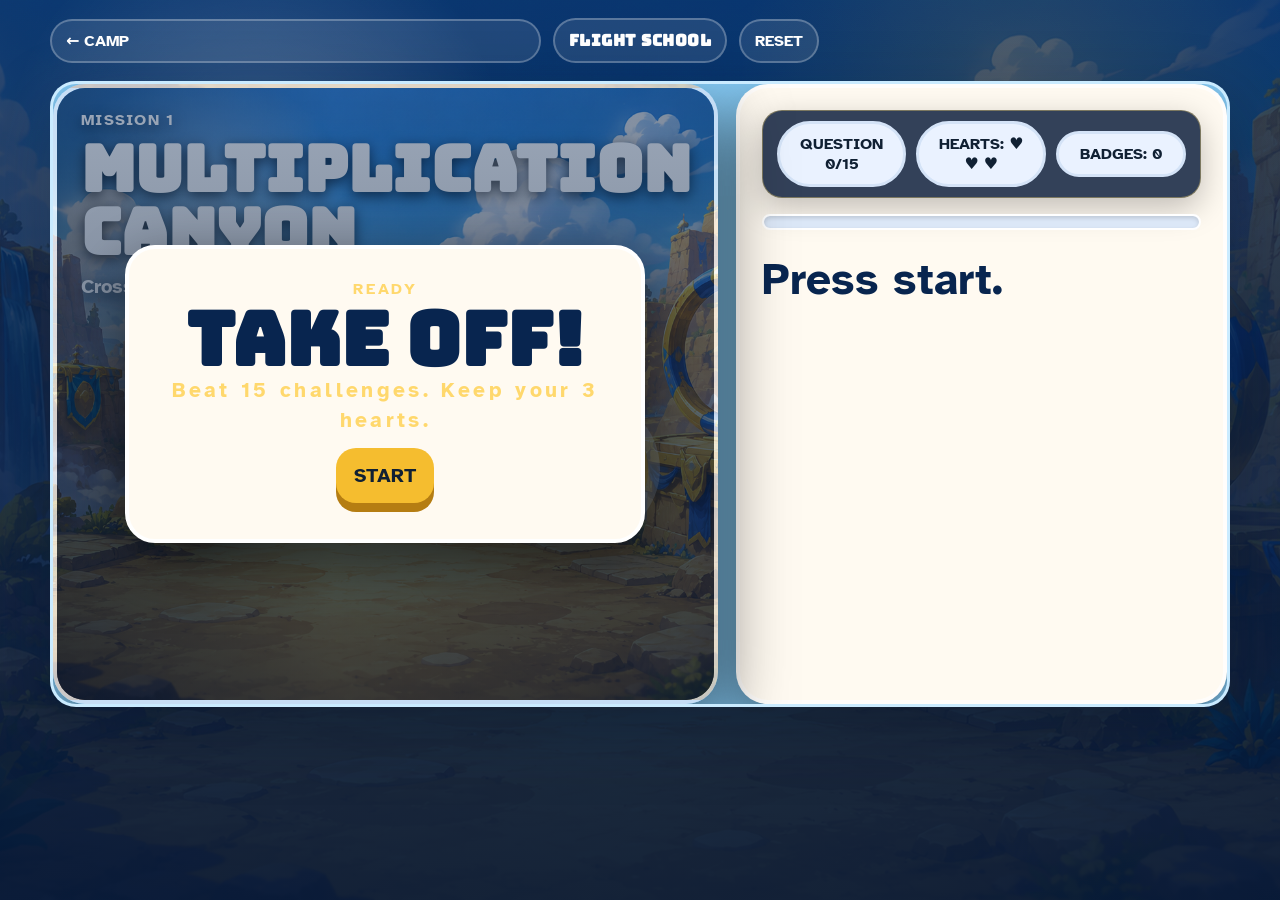
<file: flight-school.html>
<!DOCTYPE html>
<html lang="en">
<head>
  <meta charset="UTF-8" />
  <meta name="viewport" content="width=device-width, initial-scale=1.0" />
  <title>FLIGHT SCHOOL</title>
  <link rel="preconnect" href="https://fonts.googleapis.com">
  <link rel="preconnect" href="https://fonts.gstatic.com" crossorigin>
  <link href="https://fonts.googleapis.com/css2?family=Bungee&family=Atkinson+Hyperlegible:wght@400;700;800&display=swap" rel="stylesheet">
  <link rel="stylesheet" href="css/style.css" />
  <style>
    :root{--navy:#08254f;--blue:#12509b;--gold:#f5bd2f;--paper:#fffaf1;--ink:#102033;--green:#1c7a55;--red:#d64242}
    *{box-sizing:border-box}
    body.flight-page{margin:0;min-height:100vh;font-family:"Atkinson Hyperlegible",system-ui,sans-serif;color:white;background:#061936;overflow-x:hidden}
    body.flight-page:before{content:"";position:fixed;inset:0;background:linear-gradient(#08254fcc,#061936ee),var(--mission-bg) center/cover;filter:saturate(1.1);z-index:-2}
    body.flight-page:after{content:"";position:fixed;inset:0;background:radial-gradient(circle at 20% 18%,#ffffff30,transparent 20%),radial-gradient(circle at 80% 10%,#f5bd2f22,transparent 22%);z-index:-1;pointer-events:none}
    .topbar{width:min(1180px,94vw);margin:0 auto;padding:18px 0;display:grid;grid-template-columns:1fr auto 1fr;gap:12px;align-items:center}
    .topbar a,.topbar button,.topbar-title,#flightRank{background:#ffffff18;color:white;border:2px solid #ffffff42;border-radius:999px;padding:10px 14px;font-weight:900;text-decoration:none}
    .topbar-title{font-family:Bungee,system-ui;text-align:center;letter-spacing:.5px}
    #flightRank{justify-self:end}
    .reset-flight{justify-self:start}
    .flight-shell{width:min(1180px,94vw);margin:0 auto 32px}
    .flight-stage{display:grid;grid-template-columns:1.15fr .85fr;gap:18px;align-items:stretch}
    .scene-window,.challenge-panel{border:4px solid #ffffffb8;border-radius:32px;box-shadow:0 24px 70px #0009;overflow:hidden}
    .scene-window{position:relative;min-height:620px;background:linear-gradient(#ffffff10,#06193655),var(--mission-bg) center/cover}
    .scene-window:before{content:"";position:absolute;inset:0;background:linear-gradient(90deg,#00000055,transparent 42%,#00000025),radial-gradient(circle at 22% 22%,#ffffff7a,transparent 22%);pointer-events:none}
    .scene-window.flash-correct{animation:flashCorrect .45s ease}
    .scene-window.flash-wrong{animation:flashWrong .45s ease}
    @keyframes flashCorrect{50%{box-shadow:0 0 0 10px #52d27399,0 24px 70px #0009}}
    @keyframes flashWrong{50%{box-shadow:0 0 0 10px #d6424299,0 24px 70px #0009}}
    .scene-title{position:absolute;left:24px;top:22px;z-index:3;color:white;max-width:76%;text-shadow:0 4px 14px #000a}
    .mission-label{margin:0 0 8px;font-weight:900;letter-spacing:.08em}
    .scene-title h1{font-family:Bungee,system-ui;font-size:clamp(34px,5vw,64px);line-height:.98;margin:0;text-transform:uppercase}
    .scene-title p:last-child{font-size:20px;line-height:1.35;margin:10px 0 0;font-weight:800}
    .falcon-flyer{position:absolute;left:var(--falcon-x,10%);bottom:22%;width:min(210px,28vw);z-index:3;filter:drop-shadow(0 18px 16px #0009);transition:left .55s cubic-bezier(.2,.8,.2,1),transform .35s ease;animation:falconFloat 1.15s ease-in-out infinite alternate}
    .falcon-flyer.boost{transform:translateY(-26px) rotate(-7deg) scale(1.08)}
    .falcon-flyer.shake{animation:shake .32s ease}
    @keyframes falconFloat{to{translate:0 -12px}}
    @keyframes shake{25%{transform:translateX(-8px)}50%{transform:translateX(8px)}75%{transform:translateX(-6px)}}
    .goal-ring{position:absolute;right:10%;bottom:28%;width:120px;height:120px;border:14px solid #f5bd2fcc;border-radius:50%;box-shadow:0 0 0 12px #ffffff55,0 0 28px #f5bd2faa;z-index:2;animation:ringPulse 1.2s infinite alternate}
    @keyframes ringPulse{to{transform:scale(1.08);opacity:.75}}
    .start-card,.complete-card{position:absolute;inset:0;display:grid;place-items:center;z-index:5;background:linear-gradient(#08254f66,#061936aa)}
    .start-inner,.complete-inner{width:min(520px,86%);background:#fffaf1;color:var(--ink);border:4px solid white;border-radius:30px;padding:30px;text-align:center;box-shadow:0 20px 60px #0008}
    .eyebrow{font-weight:900;color:var(--red);letter-spacing:.12em;margin:0 0 8px}
    .start-inner h1,.complete-inner h1{font-family:Bungee,system-ui;font-size:clamp(42px,7vw,74px);line-height:.94;color:var(--navy);margin:0}
    .kid-line{font-size:21px;line-height:1.45;font-weight:800}
    .primary-btn,.answer-btn,.line-choice,.clock-choice,.finish-btn{border:0;border-radius:20px;background:var(--gold);color:var(--ink);font-weight:900;font-size:20px;padding:15px 18px;box-shadow:0 9px 0 #b57d12;cursor:pointer;transition:.12s}
    .primary-btn:hover,.answer-btn:hover,.line-choice:hover,.clock-choice:hover,.finish-btn:hover{transform:translateY(-3px);filter:brightness(1.04)}
    .primary-btn:active,.answer-btn:active,.line-choice:active,.clock-choice:active{transform:translateY(4px);box-shadow:0 4px 0 #b57d12}
    .boss-banner{position:absolute;top:46%;left:50%;translate:-50% -50%;font-family:Bungee,system-ui;font-size:clamp(34px,8vw,92px);color:#fff;text-shadow:0 8px 24px #000,0 0 18px #f5bd2f;z-index:4;animation:bossPop .65s ease}
    @keyframes bossPop{from{scale:.5;opacity:0}to{scale:1;opacity:1}}
    .challenge-panel{background:#fffaf1;color:var(--ink);padding:22px;display:flex;flex-direction:column;min-height:620px}
    .flight-hud{display:grid;grid-template-columns:repeat(3,1fr);gap:10px;margin-bottom:16px}
    .flight-hud span{background:#eaf2ff;border:3px solid #d4e3f7;border-radius:999px;padding:10px 12px;text-align:center;font-weight:900}
    .progress-track{height:16px;background:#dbe7f7;border-radius:999px;overflow:hidden;border:2px solid #fff;box-shadow:inset 0 2px 4px #0002;margin:0 0 16px}
    .progress-fill{height:100%;width:0%;background:linear-gradient(90deg,#f5bd2f,#52d273);transition:width .4s ease}
    .prompt{font-size:clamp(28px,4vw,44px);font-weight:900;line-height:1.25;color:var(--navy);margin:6px 0 16px}
    .feedback{min-height:32px;font-weight:900;font-size:20px;color:var(--blue);margin-bottom:10px}
    .answer-grid{display:grid;grid-template-columns:repeat(2,1fr);gap:14px;margin-top:auto}
    .answer-btn{min-height:82px;background:#ffffff;border:3px solid #d7e5f6;box-shadow:0 9px 0 #b9c7d6;font-size:24px}
    .answer-btn.cloud{border-radius:999px;background:#f5fbff}
    .answer-btn.perch{border-radius:22px;background:#fff6d4}
    .answer-btn.block,.answer-btn.tile{border-radius:16px;background:#eef6ff}
    .answer-btn.correct,.line-choice.correct,.clock-choice.correct,.primary-btn.correct{background:#52d273!important;border-color:#237d45!important;color:#08254f}
    .answer-btn.wrong,.line-choice.wrong,.clock-choice.wrong,.primary-btn.wrong{background:#ffd8d8!important;border-color:#d64242!important}
    .input-wrap{display:grid;gap:14px}
    .input-helper{font-size:20px;line-height:1.45;background:#eef6ff;border-radius:18px;padding:14px;font-weight:800}
    .input-wrap input{font:inherit;font-size:26px;padding:16px;border-radius:18px;border:4px solid #d7e5f6;width:100%}
    .number-line{grid-column:1/-1;display:flex;gap:10px;align-items:end;justify-content:space-between;border-bottom:8px solid var(--navy);padding:0 8px 18px;margin:32px 0 8px}
    .line-choice{position:relative;min-width:78px;background:#fff}
    .line-choice:after{content:"";position:absolute;left:50%;bottom:-28px;width:4px;height:18px;background:var(--navy)}
    .clock-choice{background:#fff;border:3px solid #d7e5f6;box-shadow:0 9px 0 #b9c7d6;display:grid;gap:8px;place-items:center}
    .clock-face{width:84px;height:84px;border:6px solid var(--navy);border-radius:50%;position:relative;background:#fff}
    .clock-face:before,.clock-face:after{content:"";position:absolute;left:50%;top:50%;transform-origin:bottom center;background:var(--navy);border-radius:999px}
    .clock-face:before{width:6px;height:26px;transform:translate(-50%,-100%) rotate(var(--hourRot))}
    .clock-face:after{width:4px;height:34px;transform:translate(-50%,-100%) rotate(var(--minRot));background:var(--red)}
    .hidden{display:none!important}
    @media(max-width:900px){
      .topbar{grid-template-columns:1fr;justify-items:stretch}.topbar-title,#flightRank,.reset-flight{text-align:center;justify-self:stretch}
      .flight-stage{grid-template-columns:1fr}.scene-window{min-height:430px}.challenge-panel{min-height:auto}.answer-grid{grid-template-columns:1fr}.flight-hud{grid-template-columns:1fr}.falcon-flyer{width:150px}.goal-ring{width:86px;height:86px}
    }
  </style>
</head>
<body class="flight-page" style="--mission-bg:url('assets/backgrounds/bg-canyon.png');--falcon-x:8%">
  <header class="topbar">
    <a href="index.html">← CAMP</a>
    <div class="topbar-title">FLIGHT SCHOOL</div>
    <button class="reset-flight" id="resetBtn" type="button">RESET</button>
  </header>
  <main class="flight-shell">
    <section class="flight-stage">
      <div class="scene-window" id="sceneWindow">
        <div class="scene-title">
          <p class="mission-label" id="missionLabel">MISSION 1</p>
          <h1 id="missionTitle">MULTIPLICATION CANYON</h1>
          <p id="missionTag">Fly through the correct answer.</p>
        </div>
        <img class="falcon-flyer" id="falconFlyer" src="assets/characters/falcon-pilot.png" alt="Pilot falcon" onerror="this.src='assets/characters/falcon.png'" />
        <div class="goal-ring" aria-hidden="true"></div>
        <div class="start-card" id="startCard">
          <div class="start-inner">
            <p class="eyebrow" id="startEyebrow">READY</p>
            <h1>TAKE OFF!</h1>
            <p class="kid-line" id="startText">Complete 15 flight challenges. Keep your 3 hearts.</p>
            <button class="primary-btn" id="startBtn" type="button">START</button>
          </div>
        </div>
        <div class="boss-banner hidden" id="bossBanner">BOSS ROUND!</div>
        <div class="complete-card hidden" id="completeCard">
          <div class="complete-inner">
            <p class="eyebrow" id="completeEyebrow">BADGE EARNED</p>
            <h1 id="completeTitle">CANYON PILOT</h1>
            <p class="kid-line" id="completeText">Next mission loading.</p>
            <button class="finish-btn" id="continueBtn" type="button">KEEP FLYING</button>
          </div>
        </div>
      </div>
      <div class="challenge-panel" id="challengePanel" aria-live="polite">
        <div class="flight-hud">
          <span id="questionCount">QUESTION 0/15</span>
          <span id="livesCount">HEARTS: ♥ ♥ ♥</span>
          <span id="badgeCount">BADGES: 0</span>
        </div>
        <div class="progress-track"><div class="progress-fill" id="progressFill"></div></div>
        <div class="prompt" id="promptText">Press start to begin.</div>
        <div class="feedback" id="feedbackText"></div>
        <div class="answer-grid" id="answerGrid"></div>
      </div>
    </section>
  </main>
  <script src="js/question-bank.js"></script>
  <script src="js/flight-school.js"></script>
  <script src="js/dev-tools.js"></script>
</body>
</html>
</file>
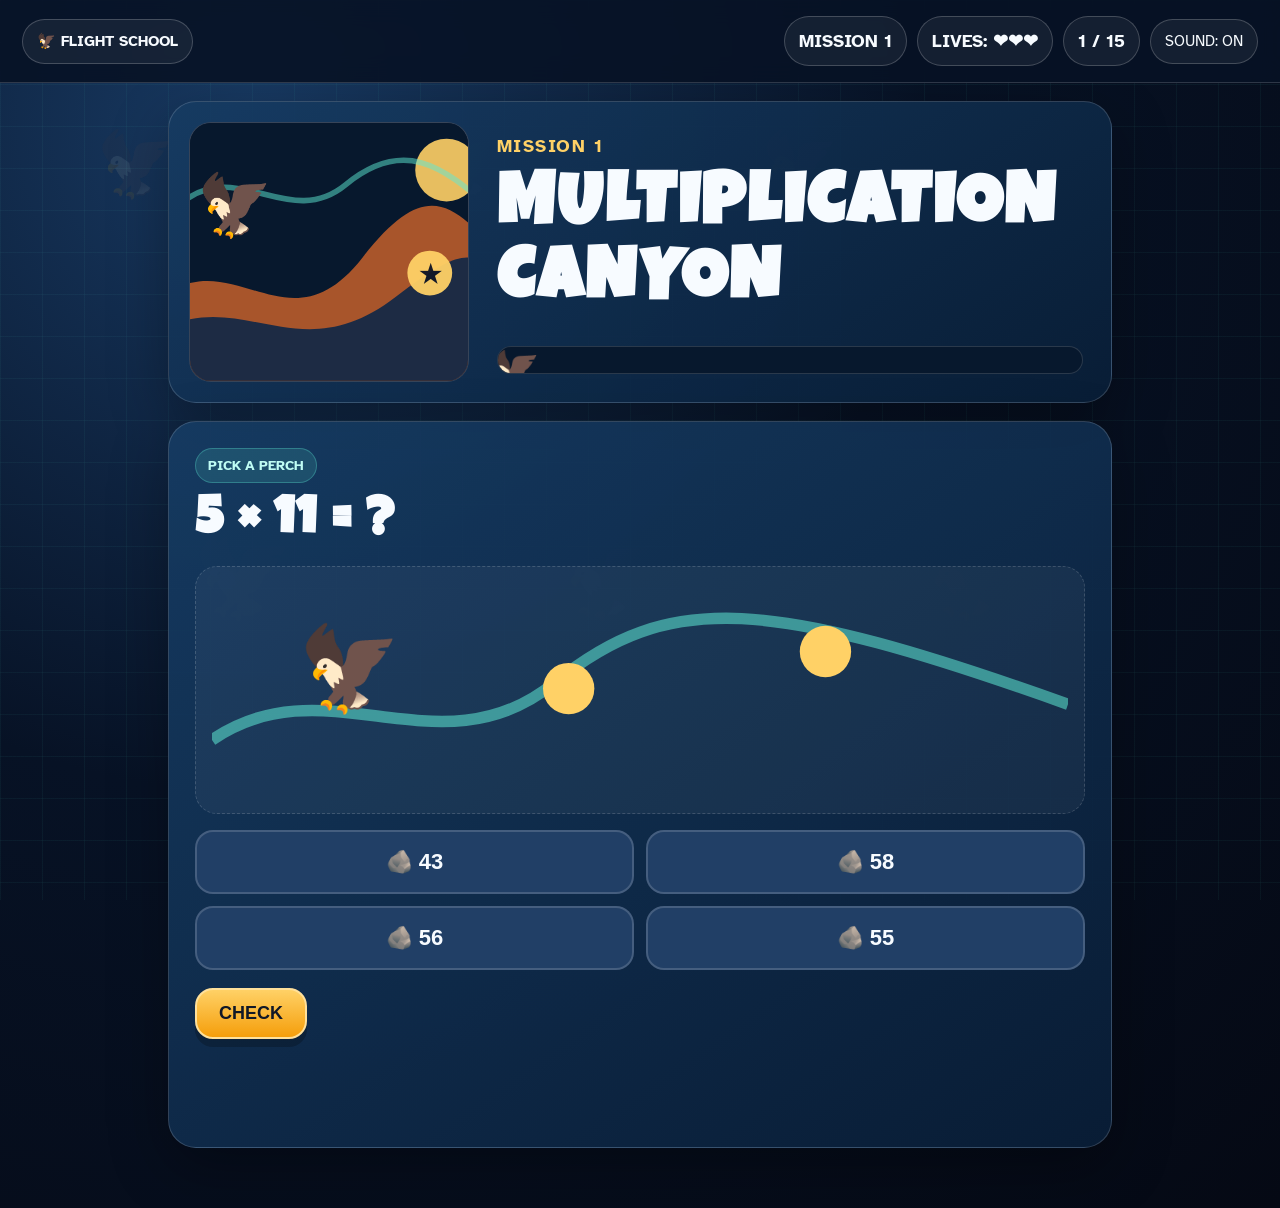
<file: mission.html>
<!doctype html>
<html lang="en">
<head>
  <meta charset="utf-8" />
  <meta name="viewport" content="width=device-width, initial-scale=1" />
  <title>MISSION | FALCON FLIGHT SCHOOL</title>
  <link rel="preconnect" href="https://fonts.googleapis.com">
  <link rel="preconnect" href="https://fonts.gstatic.com" crossorigin>
  <link href="https://fonts.googleapis.com/css2?family=Luckiest+Guy&family=Atkinson+Hyperlegible:wght@400;700;800&display=swap" rel="stylesheet">
  <link rel="stylesheet" href="styles.css" />
</head>
<body class="page page-mission">
  <div class="falcon-sky" aria-hidden="true"></div>
  <header class="topbar mission-topbar">
    <a class="brand" href="index.html">🦅 FLIGHT SCHOOL</a>
    <div class="top-stats">
      <span id="levelPill">MISSION 1</span>
      <span id="livesPill">LIVES: ❤❤❤</span>
      <span id="progressPill">1 / 15</span>
      <button id="soundBtn" class="mini-btn" type="button">SOUND: ON</button>
    </div>
  </header>

  <main class="mission-shell">
    <section class="flight-panel">
      <div class="scene-card" id="sceneCard" aria-hidden="true"></div>
      <div class="mission-info">
        <p class="eyebrow" id="missionTag">MISSION</p>
        <h1 id="missionTitle">LOADING</h1>
        <div class="flight-path"><div id="flightFill"></div><span id="falconMarker">🦅</span></div>
      </div>
    </section>

    <section class="game-card" aria-live="polite">
      <div id="promptType" class="prompt-type">QUESTION</div>
      <h2 id="questionText">Loading...</h2>
      <div id="visualArea" class="visual-area"></div>
      <div id="answerArea" class="answer-area"></div>
      <div class="game-actions">
        <button id="checkBtn" class="game-btn primary" type="button">CHECK</button>
        <button id="nextBtn" class="game-btn hidden" type="button">NEXT FLIGHT</button>
      </div>
      <p id="feedback" class="feedback"></p>
    </section>
  </main>

  <div id="modal" class="modal hidden" role="dialog" aria-modal="true" aria-labelledby="modalTitle">
    <div class="modal-card">
      <h2 id="modalTitle">MISSION COMPLETE</h2>
      <p id="modalText">Great flying.</p>
      <div id="modalButtons" class="hero-actions"></div>
    </div>
  </div>
  <script src="app.js"></script>
</body>
</html>
</file>
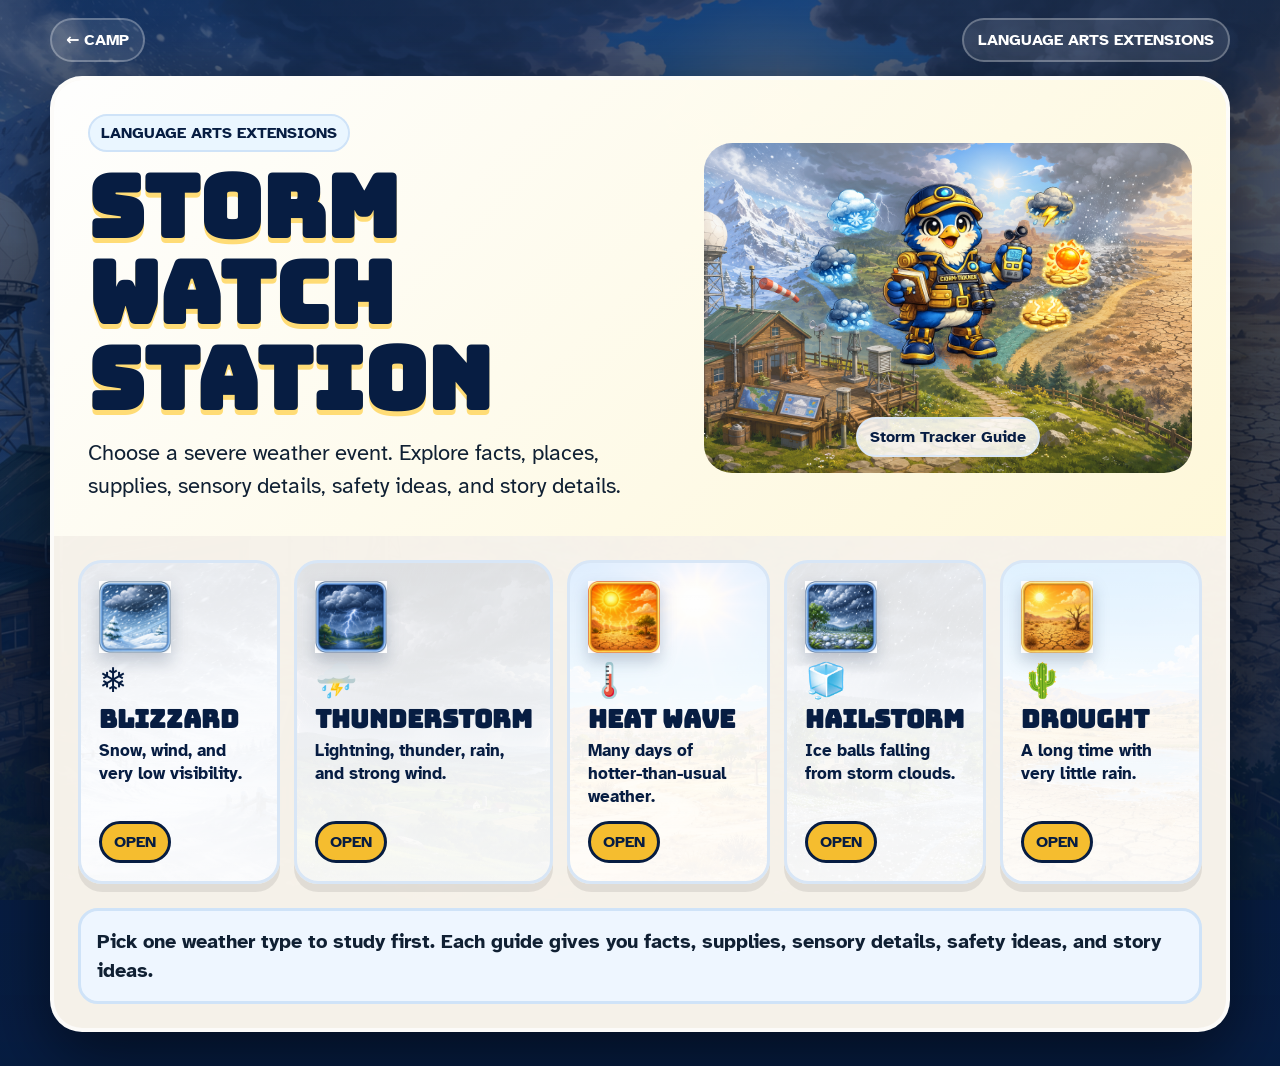
<file: storm-watch.html>
<!doctype html>
<html lang="en">
<head>
<meta charset="utf-8">
<meta name="viewport" content="width=device-width,initial-scale=1">
<title>Storm Watch Station</title>
<link rel="preconnect" href="https://fonts.googleapis.com">
<link rel="preconnect" href="https://fonts.gstatic.com" crossorigin>
<link href="https://fonts.googleapis.com/css2?family=Bungee&family=Atkinson+Hyperlegible:wght@400;700;800&display=swap" rel="stylesheet">
<style>
:root{--navy:#071d42;--blue:#12509b;--sky:#eaf6ff;--gold:#f5bd2f;--paper:#fffaf1;--ink:#102033;--green:#247a59}
*{box-sizing:border-box}html{scroll-behavior:smooth}body{margin:0;font-family:"Atkinson Hyperlegible",system-ui,sans-serif;background:#071d42;color:var(--ink);min-height:100vh}button,a{font:inherit}button{border:0;cursor:pointer}a{text-decoration:none;color:inherit}.page{min-height:100vh;background:linear-gradient(180deg,#071d42aa,#071d42ee),url('assets/backgrounds/bg-storm.png') center/cover fixed}.wrap{width:min(1180px,94vw);margin:auto;padding:18px 0 34px}.top{display:flex;align-items:center;justify-content:space-between;gap:12px;margin-bottom:14px}.home,.pill{background:#ffffff18;color:white;border:2px solid #ffffff45;border-radius:999px;padding:10px 14px;font-weight:900}.screen{display:none}.screen.active{display:block}.panel{background:rgba(255,250,241,.96);border:4px solid #ffffffb8;border-radius:32px;box-shadow:0 24px 70px #0008;overflow:hidden}.hero{display:grid;grid-template-columns:1.1fr .9fr;gap:20px;align-items:center;padding:34px;background:linear-gradient(135deg,#ffffffec,#fff8d8ee)}.kicker{display:inline-block;background:#eaf6ff;border:2px solid #cfe3f8;color:var(--navy);font-weight:900;border-radius:999px;padding:7px 11px;margin-bottom:12px}.hero h1,.title,.weather-title,.section h2{font-family:Bungee,system-ui;line-height:1;margin:0;color:var(--navy)}.hero h1{font-size:clamp(44px,7vw,86px);text-shadow:0 5px 0 #ffdc76}.hero p{font-size:22px;line-height:1.5;margin:14px 0 0}.hero-art{min-height:330px;border-radius:28px;background:linear-gradient(#ffffff55,#ffffff18),url('assets/backgrounds/bg-storm.png') center/cover;display:grid;place-items:center;position:relative;overflow:hidden}.weather-orb{width:min(270px,64vw);height:min(270px,64vw);border-radius:50%;display:grid;place-items:center;background:radial-gradient(circle at 30% 25%,#fff,#dcecff 42%,#6f91c5 100%);font-size:110px;box-shadow:0 20px 45px #071d4240;border:6px solid #fff}.weather-grid,.topic-grid{display:grid;grid-template-columns:repeat(5,1fr);gap:14px;padding:24px}.weather-card{min-height:220px;border-radius:24px;padding:18px;background:linear-gradient(180deg,#ffffffdb,#fffffff4),var(--bg);background-size:cover;background-position:center;border:3px solid #d8e6f6;color:var(--navy);display:flex;flex-direction:column;justify-content:space-between;text-align:left;box-shadow:0 8px 0 #00000016}.weather-card:hover,.weather-card:focus-visible{outline:4px solid var(--gold)}.emoji{font-size:54px}.weather-card h2{font-family:Bungee,system-ui;line-height:1.05;margin:8px 0;color:var(--navy);font-size:25px}.weather-card p{font-size:17px;line-height:1.35;margin:0;font-weight:800}.open-label{align-self:flex-start;margin-top:12px;background:var(--gold);color:var(--navy);border:3px solid var(--navy);border-radius:999px;padding:8px 12px;font-weight:900}.article{background:rgba(255,250,241,.96)}.article-hero{display:grid;grid-template-columns:1fr 160px;gap:18px;align-items:center;padding:28px;background:linear-gradient(135deg,#ffffffdd,#fff8d8ee),var(--bg);background-size:cover;background-position:center;border-bottom:4px solid white}.weather-title{font-size:clamp(38px,6vw,76px)}.article-hero p{font-size:21px;line-height:1.5;margin:10px 0 0;max-width:800px}.article-icon{font-size:96px;justify-self:center}.subnav{display:flex;gap:10px;flex-wrap:wrap;padding:16px 24px;background:#fffaf1;border-bottom:3px solid #efe3c8}.jump{background:white;color:var(--navy);border:2px solid #dce8f6;border-radius:999px;padding:9px 12px;font-weight:900}.jump:hover{background:#eef6ff}.article-body{display:grid;gap:18px;padding:24px}.section{background:white;border:3px solid #dce8f6;border-radius:24px;padding:20px}.section h2{font-size:clamp(24px,3vw,34px);color:var(--blue);margin-bottom:10px}.section p,.section li{font-size:21px;line-height:1.62}.section p{margin:0}.info-grid{display:grid;grid-template-columns:repeat(3,1fr);gap:14px;margin-top:14px}.mini-card{background:#eef6ff;border:2px solid #dce8f6;border-radius:18px;padding:14px}.mini-card h3{margin:0 0 8px;color:var(--navy);font-size:20px}.mini-card p{font-size:19px;line-height:1.45}.supplies{display:grid;grid-template-columns:repeat(6,1fr);gap:10px;margin-top:14px}.supply{background:#fff8d8;border:2px solid var(--gold);border-radius:16px;padding:12px;text-align:center;font-weight:900;font-size:18px}.sense-grid{display:grid;grid-template-columns:repeat(4,1fr);gap:12px;margin-top:14px}.sense{background:#fffaf1;border:2px solid #e8d9b6;border-radius:18px;padding:14px}.sense h3{font-family:Bungee,system-ui;color:var(--navy);font-size:20px;line-height:1;margin:0 0 8px}.sense p{font-size:19px;line-height:1.45}.safety-list{display:grid;gap:10px;margin-top:12px}.safety-tip{background:#eef6ff;border:2px solid #dce8f6;border-radius:18px;padding:13px;font-size:20px;line-height:1.4;font-weight:800}.journal{background:#eef6ff;border:3px solid #cfe3f8}.back-row{display:flex;justify-content:space-between;gap:12px;flex-wrap:wrap;padding:16px 24px 0}.back{background:var(--navy);color:white;border-radius:999px;padding:12px 16px;font-weight:900}.story-panel{padding:28px}.story-lead{font-size:22px;line-height:1.55;max-width:920px}.topic-grid{grid-template-columns:repeat(5,1fr);padding:18px 0}.topic-card{background:white;border:3px solid #dce8f6;border-radius:20px;padding:16px;text-align:center;font-weight:900;font-size:20px}.topic-card span{display:block;font-size:48px;margin-bottom:4px}.story-box{background:white;border:3px solid #dce8f6;border-radius:24px;padding:20px;margin-top:18px}.story-box h2{font-family:Bungee,system-ui;color:var(--blue);margin:0 0 10px}.story-box p,.story-box li{font-size:21px;line-height:1.6}.footer-note{margin-top:20px;background:#fff8d8;border:3px solid var(--gold);border-radius:20px;padding:16px;font-size:20px;line-height:1.45;font-weight:800}
.plan-strip{display:grid;grid-template-columns:repeat(5,1fr);gap:10px;padding:16px 24px;background:#fffaf1;border-bottom:3px solid #efe3c8}
.plan-step{background:white;border:2px solid #dce8f6;border-radius:18px;padding:12px;text-align:center;font-weight:900;color:var(--navy);font-size:17px}
.plan-step span{display:block;font-size:28px;margin-bottom:4px}.section.feature{border-color:var(--gold);background:linear-gradient(135deg,#ffffff,#fffaf1)}
.section-label{display:inline-block;background:#eef6ff;border:2px solid #cfe3f8;border-radius:999px;color:var(--navy);font-weight:900;padding:6px 10px;margin-bottom:10px}
.gear-grid{display:grid;grid-template-columns:repeat(5,1fr);gap:10px;margin-top:14px}.gear{background:#fff8d8;border:2px solid var(--gold);border-radius:16px;padding:12px;text-align:center;font-weight:900;font-size:18px}
.memory-card{background:white;border:3px solid var(--gold);border-radius:20px;padding:16px;margin-top:14px;font-size:20px;line-height:1.5;font-weight:800}
.weather-choice-note{background:#eef6ff;border:3px solid #cfe3f8;border-radius:20px;padding:16px;margin:0 24px 24px;font-size:20px;line-height:1.45;font-weight:800}

.asset-scene{margin:16px 24px 0;border:3px solid #dce8f6;border-radius:24px;min-height:180px;background:linear-gradient(90deg,#071d4270,#ffffff20),var(--scene-bg);background-size:cover;background-position:center;display:flex;align-items:end;overflow:hidden}
.asset-scene-card{background:#ffffffee;border-top:3px solid #ffffff;border-right:3px solid #ffffff;border-radius:0 22px 0 0;padding:16px;max-width:560px}
.asset-scene-card h2{font-family:Bungee,system-ui;color:var(--navy);line-height:1.05;margin:0 0 8px;font-size:28px}
.asset-scene-card p{font-size:20px;line-height:1.45;margin:0}
.story-note-grid{display:grid;grid-template-columns:repeat(3,1fr);gap:14px;margin-top:14px}
.story-note{background:#eef6ff;border:2px solid #cfe3f8;border-radius:18px;padding:14px}
.story-note h3{margin:0 0 8px;color:var(--navy);font-size:20px}
.story-note p{font-size:19px;line-height:1.45;margin:0}
@media(max-width:980px){.question-builder,.story-note-grid{grid-template-columns:1fr}.asset-scene{min-height:160px}}


/* Storm Watch asset integration */
.station-hero-art{display:grid;place-items:center;min-height:330px;border-radius:28px;background:linear-gradient(#ffffff55,#ffffff18),url('assets/backgrounds/bg-storm.png') center/cover;overflow:hidden;position:relative}
.station-hero-art img{width:min(300px,78%);filter:drop-shadow(0 18px 18px #071d4260)}
.storm-guide-hero{grid-template-rows:1fr auto;gap:8px;padding:16px}
.storm-guide-hero img{width:min(320px,82%);max-height:300px;object-fit:contain}
.storm-guide-tip{display:grid;grid-template-columns:74px 1fr;gap:14px;align-items:center;background:#fff8d8;border:3px solid var(--gold);border-radius:22px;padding:14px;margin-top:14px}
.storm-guide-tip img{width:70px;height:70px;object-fit:contain;filter:drop-shadow(0 8px 8px #071d4230)}
.storm-guide-tip h3{font-family:Bungee,system-ui;color:var(--navy);line-height:1.05;margin:0 0 5px;font-size:20px}
.storm-guide-tip p{font-size:19px;line-height:1.45;margin:0}
@media(max-width:560px){.storm-guide-tip{grid-template-columns:1fr}.storm-guide-tip img{width:88px;height:88px}}

.weather-card-icon{width:72px;height:72px;object-fit:contain;filter:drop-shadow(0 8px 8px #071d4235);margin-bottom:6px}
.weather-card .emoji.small{font-size:34px;line-height:1}
.article-icon-img{width:136px;height:136px;object-fit:contain;justify-self:center;filter:drop-shadow(0 14px 14px #071d4245)}
.station-caption{display:inline-block;margin-top:10px;background:#ffffffd8;border:2px solid #dce8f6;border-radius:999px;padding:8px 12px;font-weight:900;color:var(--navy)}
.section-with-art{display:grid;grid-template-columns:1fr 170px;gap:18px;align-items:center}
.section-art{width:150px;max-width:100%;justify-self:center;filter:drop-shadow(0 12px 12px #071d4228)}
.snapshot-wrap{display:grid;grid-template-columns:1fr 150px;gap:16px;align-items:center;padding:16px 24px;background:#eef6ff;border-bottom:3px solid #cfe3f8}
.snapshot-wrap .snapshot-grid{padding:0;border-bottom:0;background:transparent}
.snapshot-art{width:138px;justify-self:center;filter:drop-shadow(0 10px 10px #071d4228)}
@media(max-width:980px){.section-with-art,.snapshot-wrap{grid-template-columns:1fr}.section-art,.snapshot-art,.article-icon-img{justify-self:start}.station-hero-art{min-height:230px}.weather-card-icon{width:62px;height:62px}}


.snapshot-grid{display:grid;grid-template-columns:repeat(4,1fr);gap:10px;padding:16px 24px;background:#eef6ff;border-bottom:3px solid #cfe3f8}
.snapshot-card{background:white;border:2px solid #dce8f6;border-radius:18px;padding:13px;font-weight:900;color:var(--navy);font-size:18px;line-height:1.35}
.snapshot-card strong{display:block;color:var(--blue);font-size:15px;text-transform:uppercase;letter-spacing:.03em;margin-bottom:4px}
.supply{display:flex;flex-direction:column;align-items:center;justify-content:center;gap:6px;min-height:92px}
.supply .supply-icon{font-size:28px;line-height:1}
.supply .supply-name{font-size:17px;line-height:1.15}
.day-grid{display:grid;grid-template-columns:repeat(2,1fr);gap:14px;margin-top:14px}
.day-card{background:#eef6ff;border:2px solid #dce8f6;border-radius:20px;padding:16px}
.day-card h3{font-family:Bungee,system-ui;color:var(--navy);line-height:1.05;margin:0 0 8px;font-size:22px}
.day-card ul{margin:0;padding-left:22px}
.day-card li{font-size:20px;line-height:1.45;margin:4px 0}
.notebook-grid{display:grid;grid-template-columns:repeat(2,1fr);gap:14px;margin-top:14px}
.notebook-card{background:white;border:2px solid #dce8f6;border-radius:18px;padding:14px}
.notebook-card h3{margin:0 0 8px;color:var(--navy);font-size:20px}
.notebook-card p{font-size:19px;line-height:1.45}
.story-tabs{display:grid;grid-template-columns:repeat(5,1fr);gap:10px;margin:18px 0}
.story-tab{background:#eef6ff;border:2px solid #cfe3f8;border-radius:18px;padding:12px;text-align:center;font-weight:900;color:var(--navy);cursor:pointer;transition:.15s}
.story-tab:hover{border-color:var(--blue);background:#ddefff}
.story-tab.active-tab{background:var(--gold);border-color:var(--navy);color:var(--navy)}
.story-tab span{display:block;font-size:36px}
@media(max-width:980px){.snapshot-grid,.day-grid,.notebook-grid,.story-tabs{grid-template-columns:repeat(2,1fr)}}
@media(max-width:560px){.snapshot-grid,.day-grid,.notebook-grid,.story-tabs{grid-template-columns:1fr}}

@media(max-width:980px){.hero,.article-hero{grid-template-columns:1fr}.weather-grid,.topic-grid{grid-template-columns:repeat(2,1fr)}.info-grid,.sense-grid,.supplies,.gear-grid{grid-template-columns:repeat(2,1fr)}.article-icon{justify-self:start}.hero-art{min-height:230px}.weather-orb{font-size:86px}}@media(max-width:560px){.weather-grid,.topic-grid,.info-grid,.sense-grid,.supplies,.gear-grid,.plan-strip{grid-template-columns:1fr}.hero{padding:24px}.article-body{padding:16px}.section p,.section li,.story-box p,.story-box li{font-size:19px}}
</style>
</head>
<body>
<div class="page"><main class="wrap">
  <div class="top"><a class="home" href="index.html">← CAMP</a><div class="pill">LANGUAGE ARTS EXTENSIONS</div></div>
  <section class="screen active" id="home">
    <div class="panel">
      <div class="hero">
        <div><span class="kicker">LANGUAGE ARTS EXTENSIONS</span><h1>STORM WATCH<br>STATION</h1><p>Choose a severe weather event. Explore facts, places, supplies, sensory details, safety ideas, and story details.</p></div>
        <div class="station-hero-art storm-guide-hero"><img src="assets/characters/falcon-storm-tracker.png" alt="Storm tracker falcon guide"><div class="station-caption">Storm Tracker Guide</div></div>
      </div>
      <div class="weather-grid" id="weatherGrid"></div><div class="weather-choice-note">Pick one weather type to study first. Each guide gives you facts, supplies, sensory details, safety ideas, and story ideas.</div>
    </div>
  </section>
  <section class="screen" id="article">
    <div class="panel article">
      <div class="back-row"><button class="back" data-home>← WEATHER TYPES</button><a class="back" href="index.html">FALCON CAMP HOME</a></div>
      <div id="articleBody"></div>
    </div>
  </section>
  <section class="screen" id="story">
    <div class="panel story-panel">
      <button class="back" data-home>← WEATHER TYPES</button>
      <span class="kicker" style="margin-top:20px">LANGUAGE ARTS EXTENSIONS</span>
      <h1 class="title" style="font-size:clamp(38px,6vw,72px)">WEATHER STORY<br>WORKSHOP</h1>
      <p class="story-lead">Choose a weather type below, then use the five writing prompts to plan your story. Each prompt gives you a sentence starter to help you think like a weather narrator.</p>

      <div style="margin:14px 0 6px"><strong style="font-family:Bungee,system-ui;color:var(--navy);font-size:16px;letter-spacing:.06em">STEP 1 — CHOOSE YOUR WEATHER</strong></div>
      <div class="topic-grid" id="storyTopics"></div>

      <div id="storyPrompts" style="display:none;margin-top:18px">
        <div style="display:flex;align-items:center;justify-content:space-between;gap:12px;margin-bottom:12px">
          <strong id="storyWeatherLabel" style="font-family:Bungee,system-ui;color:var(--navy);font-size:18px"></strong>
          <button class="back" style="padding:9px 13px;font-size:15px" data-story-clear>CHANGE WEATHER</button>
        </div>
        <div class="story-tabs" id="storyTabs">
          <button class="story-tab active-tab" data-tab="0"><span>🔎</span>Choose</button>
          <button class="story-tab" data-tab="1"><span>🎒</span>Prepare</button>
          <button class="story-tab" data-tab="2"><span>👀</span>Notice</button>
          <button class="story-tab" data-tab="3"><span>🦺</span>Stay Safe</button>
          <button class="story-tab" data-tab="4"><span>💭</span>Remember</button>
        </div>
        <div id="storyPromptBox"></div>
      </div>

      <div class="footer-note" style="margin-top:18px">A strong weather story includes what it looked like, how your family prepared, what you noticed, how you stayed safe, and what you remember most.</div>
    </div>
  </section>
</main></div>
<script>
const WEATHER = {"blizzard": {"emoji": "❄️", "title": "Blizzard", "bg": "linear-gradient(135deg,#e8f7ff,#a8c8e8)", "short": "Snow, wind, and very low visibility.", "about": "A blizzard is a severe winter storm with heavy snow, strong wind, and very low visibility. Visibility means how far a person can see. Blizzards form when cold air, moisture, and strong wind come together. They are more common in cold climates where winter temperatures stay low for a long time. A blizzard can make roads, buildings, and people hard to see.", "causes": "Blizzards happen when cold air meets moist air and strong winds blow snow through the air. Snow may fall from clouds or blow around after it is already on the ground. Strong wind is what makes a snowstorm much more dangerous. The storm can last for hours or even longer. Weather forecasts help people know when a blizzard may be coming.", "where": "Blizzards can happen in cold northern states such as Minnesota, North Dakota, Wisconsin, Maine, and Alaska. They can also happen in mountain regions such as the Rocky Mountains. These places often have a cold winter climate with freezing temperatures, snow, and strong wind. Blizzards are most common during winter months. Even one blizzard can affect schools, roads, homes, and power.", "prepare": "Before a blizzard arrives, families can check the forecast and gather supplies. Water, canned food, flashlights, batteries, medicine, blankets, and a radio can help if the power goes out. Phones and devices should be charged early. People should avoid travel before roads become icy or hard to see. A good plan helps everyone know where to stay warm and safe.", "safe": "During a blizzard, the safest place is usually indoors. People should stay away from icy roads unless travel is truly needed. If someone must go outside, they should dress warmly and stay with an adult or group. It is important to keep skin covered in freezing air. Weather alerts help people know when the storm is ending.", "wear": "Warm layers help protect the body during a blizzard. A coat, hat, gloves, scarf, thick socks, and boots are good choices. Waterproof boots help feet stay dry in snow and slush. Gloves or mittens protect fingers from freezing air. Bright clothing can help people be seen in blowing snow.", "activities": "During a blizzard, safe activities are usually indoors. People can read, draw, play board games, build with blocks, bake with an adult, or tell stories. A family can watch snow from a safe window. If the power stays on, movies or music can make the day feel calmer. Outdoor play should wait until the storm is over and an adult says it is safe.", "see": "white snow blowing sideways, icy windows, gray clouds, snowdrifts", "hear": "wind howling, snow hitting windows, quiet streets, weather alerts", "feel": "cold air, heavy clothing, worry, relief from being indoors", "smell": "warm food, wet coats, candles or batteries nearby, cold fresh air when a door opens", "supplies": ["💧 Water", "🥫 Food", "🔦 Flashlight", "🔋 Batteries", "📻 Radio", "🧣 Blankets"], "learned": "Blizzards can make travel unsafe because snow and wind lower visibility. Preparing early helps families stay warm, fed, and connected while they wait for the weather to pass."}, "thunderstorm": {"emoji": "⛈️", "title": "Thunderstorm", "bg": "linear-gradient(135deg,#dce8ff,#5a6f9f)", "short": "Lightning, thunder, rain, and strong wind.", "about": "A thunderstorm is a storm with lightning and thunder. It can also bring heavy rain, dark clouds, strong wind, and sometimes hail. Thunder is the sound made after lightning heats the air very quickly. Thunderstorms form when warm, moist air rises into cooler air. In some climates, thunderstorms happen often during warm seasons.", "causes": "Thunderstorms begin when warm, moist air rises and cools. Clouds grow taller as more air rises. Inside the cloud, water and ice can move around and build electric charge. Lightning happens when that energy is released. Thunderstorms can grow quickly, so forecasts and alerts are important.", "where": "Thunderstorms can happen in many parts of the United States. They are common in states with warm, moist air, such as Florida, Louisiana, Texas, and Georgia. They also happen often across the Great Plains, including Oklahoma, Kansas, and Nebraska. Many thunderstorms happen during spring and summer. Places with a warm and humid climate may have storms more often.", "prepare": "Before a thunderstorm, people can check the forecast and bring outdoor items inside. Families can close windows and bring pets indoors. Flashlights and batteries are helpful if the power goes out. It is smart to know a safe indoor place before the storm arrives. Electronics can be protected when possible.", "safe": "When thunder is heard, people should go indoors. Lightning can strike even before heavy rain begins. It is safer to stay away from tall trees, open fields, metal fences, and water. Indoors, people should stay away from windows and avoid wired electronics. Outdoor activities should wait until the storm has passed.", "wear": "A rain jacket and closed-toe shoes can help if someone must move quickly indoors. Umbrellas are not safe near lightning in open places. Dry clothes are helpful after coming inside. The safest choice is getting to shelter, not staying outside because of clothing. Shoes should protect feet from puddles and slippery ground.", "activities": "Thunderstorms are a good time for quiet indoor activities. People can read, draw, do puzzles, play cards, or listen to music at a safe volume. Watching clouds from a safe window can be interesting. A storm journal can describe rain, wind, and thunder. Outdoor sports, swimming, and playground time should wait.", "see": "dark clouds, flashes of lightning, rain on windows, moving tree branches", "hear": "thunder, rain tapping, wind, weather alerts", "feel": "cool air, nervous excitement, damp clothes, safer indoors", "smell": "rain on pavement, wet grass, fresh air after rain, indoor food", "supplies": ["🔦 Flashlight", "🔋 Batteries", "📻 Radio", "🐾 Pet Supplies", "💧 Water", "📱 Charged Phone"], "learned": "Thunderstorms can become dangerous because lightning can strike quickly. Moving indoors early is one of the best ways to stay safe."}, "heatwave": {"emoji": "🌡️", "title": "Heat Wave", "bg": "linear-gradient(135deg,#fff0b8,#ff9b59)", "short": "Many days of hotter-than-usual weather.", "about": "A heat wave is a period of very hot weather that lasts for more than one day. It can happen when hot air stays over a place and temperatures rise higher than usual. Temperature means how hot or cold the air is. Climate can affect how often heat waves happen in an area. Heat waves can be dangerous because the body can get too hot.", "causes": "Heat waves happen when a large area of hot air stays in one place. Sunshine, dry ground, and little wind can make the heat feel stronger. Cities can feel even hotter because roads and buildings hold heat. Weather forecasts can warn people before the hottest days arrive. Preparing early helps people avoid heat sickness.", "where": "Heat waves can happen in many states during summer. They are common in warm or dry climate regions such as Arizona, Nevada, Texas, and parts of California. Large cities can feel even hotter because roads and buildings hold heat. Valleys and deserts can also become very hot. Even places with cooler climates can have dangerous heat when temperatures rise far above normal.", "prepare": "Before a heat wave, people can plan ways to stay cool. Families can gather water, fans, sunscreen, and light meals. Curtains can be closed during the hottest part of the day. Outdoor plans may move to the morning or evening. Adults should check on children, older people, and pets.", "safe": "During a heat wave, drinking water is very important. People should rest in shade, air conditioning, or cool rooms when possible. Running, sports, and hard outdoor work should be limited during the hottest hours. Signs of heat sickness can include dizziness, headache, weakness, or feeling very hot. Anyone who feels sick from heat should tell an adult right away.", "wear": "Lightweight clothing helps the body stay cooler. Light-colored shirts, shorts, breathable fabric, hats, and sunglasses can help. Sunscreen protects skin from sunburn. Shoes should protect feet from hot ground. A reusable water bottle is one of the most important things to carry.", "activities": "During a heat wave, cooler activities are best. People can swim with adult supervision, visit a library, go to a museum, watch a movie, or do art indoors. Water games in shade can be fun if they are safe and allowed. Reading, building, and board games are good indoor choices. Outdoor play should happen early or late when the air is cooler.", "see": "bright sun, heat shimmer, dry grass, people looking for shade", "hear": "fans, air conditioners, quiet playgrounds, ice in cups", "feel": "hot air, sweat, thirst, relief in shade", "smell": "sunscreen, warm pavement, dry grass, cold drinks", "supplies": ["💧 Water", "🧴 Sunscreen", "🧢 Hat", "🕶️ Sunglasses", "🪭 Fan", "🥗 Light Snacks"], "learned": "Heat waves can be dangerous because people can get too hot. Drinking water, resting in cool places, and avoiding the hottest hours help people stay safe."}, "hailstorm": {"emoji": "🧊", "title": "Hailstorm", "bg": "linear-gradient(135deg,#e9f5ff,#b7c6d8)", "short": "Ice balls falling from storm clouds.", "about": "A hailstorm is a storm that drops balls or pieces of ice called hail. Hail forms inside strong thunderstorm clouds when water freezes and grows into ice. Hailstones can be small like peas or large enough to damage cars, roofs, and crops. Hailstorms are connected to weather, while climate helps explain where storms are more common over time. Hail can be dangerous because it falls fast and hard.", "causes": "Hail forms when strong winds inside a storm push drops of water high into very cold air. The drops freeze into ice. More water can freeze around the ice, making the hailstone grow. When the hailstone gets too heavy, it falls to the ground. Strong thunderstorms are the main cause of hailstorms.", "where": "Hailstorms often happen in places with strong thunderstorms. They are common in the central United States, especially Colorado, Nebraska, Kansas, Oklahoma, and Texas. This area is sometimes called Hail Alley because hail happens there often. Hailstorms are more likely during spring and summer. Hail can fall over homes, farms, roads, and parks.", "prepare": "Before a hailstorm, people can watch weather alerts and move indoors. Cars, bikes, toys, and outdoor tools can be moved under cover if there is time. Pets should come inside before the storm reaches the area. Families can close curtains or blinds to protect themselves if glass breaks. Preparing early helps prevent damage and injuries.", "safe": "The safest place during a hailstorm is inside a sturdy building. People should stay away from windows and skylights. If someone is outside, they should find shelter quickly and protect their head. A car is safer than being outside, but a building is better if one is nearby. People should wait until hail and lightning risk are gone before going outside.", "wear": "Protective clothing matters only when moving quickly to shelter. A thick jacket, hood, or backpack can help protect the head and shoulders for a short time. Closed-toe shoes protect feet from ice and broken objects. Wet clothes should be changed after coming inside. It is not safe to stay outside just because someone has a coat.", "activities": "A hailstorm is a time for indoor activities. People can read, sketch the storm from memory, play a quiet game, or build something inside. Listening to hail from a safe place can help someone describe the sound. After the storm, an adult may check for damage outside. Outdoor activities should wait until the hail and lightning risk are gone.", "see": "ice balls, dark clouds, bouncing hail, wet streets", "hear": "hail hitting roofs, thunder, rain, wind", "feel": "surprise, cold air, worry, safer indoors", "smell": "rain, wet pavement, damp clothes, fresh storm air", "supplies": ["🔦 Flashlight", "🔋 Batteries", "📻 Radio", "🐾 Pet Supplies", "👟 Closed Shoes", "🧥 Thick Jacket"], "learned": "Hailstorms can hurt people and damage property because hail falls hard and fast. Moving inside and staying away from windows helps people stay protected."}, "drought": {"emoji": "🌵", "title": "Drought", "bg": "linear-gradient(135deg,#fff2c7,#c9a66b)", "short": "A long time with very little rain.", "about": "A drought is a long period with much less rain than usual. During a drought, rivers, lakes, soil, and plants can become very dry. Climate can affect how often droughts happen because some places are naturally drier than others. Drought can make it harder for people, animals, and farms to get enough water. Unlike a storm, drought can happen slowly and last for weeks, months, or longer.", "causes": "A drought can happen when rain does not fall for a long time. Hot weather can dry out soil and water sources faster. Wind and dry air can make plants lose water. Climate patterns can make some places more likely to have drought. People may not notice a drought at first because it often begins slowly.", "where": "Droughts can happen in dry climate regions, farming areas, forests, and cities. They are common in western and southwestern states such as California, Arizona, Nevada, New Mexico, and Texas. Drought can also affect farming regions when rain stays away for too long. Rivers, lakes, lawns, gardens, and farms can all show signs of drought. A long drought can change daily life for a whole community.", "prepare": "People prepare for drought by saving water before the problem gets worse. Families can fix leaks, take shorter showers, and use water carefully. Communities may make rules about watering lawns or washing cars. Farmers may choose plants that need less water. Preparing for drought means thinking carefully about every drop of water.", "safe": "Staying safe during a drought means using water wisely and protecting health. People should drink enough clean water, especially on hot days. Dry land can raise the risk of dust and wildfire, so people should follow local safety rules. Plants and animals may need extra care when water is limited. Local updates help families know what water rules are in place.", "wear": "Drought often happens with dry and sometimes hot weather. Light clothing, hats, sunglasses, and sunscreen can help outside. Closed-toe shoes protect feet on dry, dusty ground. A water bottle is important during outdoor time. If the air is dusty, an adult may suggest staying inside.", "activities": "During a drought, activities should use little or no extra water. People can read, draw, play indoor games, visit a library, or make a nature journal. A family can look for signs of dry weather, such as brown grass or cracked soil, without wasting water. Water-saving challenges can help everyone think like problem solvers. Splashing games and water play may need to wait.", "see": "brown grass, cracked soil, low water, dusty air", "hear": "dry leaves, quiet sprinklers, wind, community updates", "feel": "hot dry air, thirst, dust, concern for plants", "smell": "dry grass, dust, warm soil, smoke if fires are nearby", "supplies": ["💧 Water", "🧴 Sunscreen", "🧢 Hat", "🌱 Native Plants", "🪣 Water-Saving Tools", "📻 Updates"], "learned": "Droughts can last a long time and affect water, plants, animals, and people. Saving water and following local rules help communities get through dry periods."}};
const screens={home:document.getElementById('home'),article:document.getElementById('article'),story:document.getElementById('story')};
const grid=document.getElementById('weatherGrid');
const storyTopics=document.getElementById('storyTopics');
const articleBody=document.getElementById('articleBody');
const WEATHER_ASSETS={
  blizzard:{bg:'assets/backgrounds/bg-blizzard.png',station:'assets/icons/blizzard_icon.png'},
  thunderstorm:{bg:'assets/backgrounds/bg-thunderstorm.png',station:'assets/icons/thunderstorm_icon.png'},
  heatwave:{bg:'assets/backgrounds/bg-heatwave.png',station:'assets/icons/heatwave_icon.png'},
  hailstorm:{bg:'assets/backgrounds/bg-hailstorm.png',station:'assets/icons/hailstorm_icon.png'},
  drought:{bg:'assets/backgrounds/bg-drought.png',station:'assets/icons/drought_icon.png'}
};
function weatherBackground(key,w){
  const asset=WEATHER_ASSETS[key]&&WEATHER_ASSETS[key].bg;
  return asset ? `url('${asset}'), ${w.bg}` : w.bg;
}
function lookoutText(key){
  const text={
    blizzard:'Snow and wind can hide roads, signs, and buildings. A weather observer watches from a safe indoor place.',
    thunderstorm:'Dark clouds, lightning, rain, and wind can change the sky quickly. A weather observer listens for thunder and moves inside.',
    heatwave:'Strong sun and hot air can make the day feel heavy and still. A weather observer looks for shade, water, and cooler places.',
    hailstorm:'Ice can fall fast from storm clouds and bounce off roofs, streets, and cars. A weather observer stays away from windows.',
    drought:'Dry land, low water, and brown plants can show that rain has been missing for a long time. A weather observer looks for slow changes.'
  };
  return text[key]||'Weather can change what people see, hear, and feel.';
}
function show(id){Object.values(screens).forEach(s=>s&&s.classList.remove('active'));if(screens[id]) screens[id].classList.add('active');window.scrollTo(0,0)}
function safeSave(){try{const save=JSON.parse(localStorage.getItem('falconCampSave'))||{};save.stormWatchComplete=true;localStorage.setItem('falconCampSave',JSON.stringify(save));}catch(e){}}
function buildWeatherChoices(){grid.innerHTML='';storyTopics.innerHTML='';Object.entries(WEATHER).forEach(([key,w])=>{const card=document.createElement('button');card.type='button';card.className='weather-card';card.dataset.weather=key;card.style.setProperty('--bg',weatherBackground(key,w));card.setAttribute('aria-label',`Open ${w.title}`);card.innerHTML=`<div><img class="weather-card-icon" src="${WEATHER_ASSETS[key]?.station || 'assets/ui/weather-snapshot.png'}" alt=""><div class="emoji small">${w.emoji}</div><h2>${w.title}</h2><p>${w.short}</p></div><span class="open-label">OPEN</span>`;grid.appendChild(card);const topic=document.createElement('button');topic.type='button';topic.className='topic-card';topic.dataset.storyTopic=key;topic.setAttribute('aria-label',`Write about ${w.title}`);topic.innerHTML=`<img class="weather-card-icon" src="${WEATHER_ASSETS[key]?.station || 'assets/ui/weather-snapshot.png'}" alt=""><span>${w.emoji}</span>${w.title}`;storyTopics.appendChild(topic);})}
function snapshotHTML(key,w){
  const data={
    blizzard:['Very cold','Winter','Northern states and mountains','Low visibility'],
    thunderstorm:['Warm, moist air','Spring or summer','Southeast and Great Plains','Lightning'],
    heatwave:['Very hot','Summer','Southwest, South, and cities','Heat sickness'],
    hailstorm:['Stormy and cold aloft','Spring or summer','Great Plains and Hail Alley','Falling ice'],
    drought:['Dry and often hot','Can last many seasons','West, Southwest, and farms','Water shortage']
  };
  const s=data[key]||['Changing weather','Varies','Many places','Safety'];
  return `<div class="snapshot-wrap"><div class="snapshot-grid">
    <div class="snapshot-card"><strong>Weather Feel</strong>${s[0]}</div>
    <div class="snapshot-card"><strong>Common Time</strong>${s[1]}</div>
    <div class="snapshot-card"><strong>Common Places</strong>${s[2]}</div>
    <div class="snapshot-card"><strong>Main Danger</strong>${s[3]}</div>
  </div><img class="snapshot-art" src="assets/ui/weather-snapshot.png" alt="Weather snapshot board"></div>`;
}

function supplyHTML(list){
  return list.map(item=>{
    const parts=item.trim().split(' ');
    const icon=parts.shift()||'•';
    const name=parts.join(' ');
    return `<div class="supply"><span class="supply-icon">${icon}</span><span class="supply-name">${name}</span></div>`;
  }).join('');
}

function dayDuringHTML(key){
  const data={
    blizzard:{safe:['Read near a warm window.','Play board games or cards.','Bake or make warm food with an adult.','Tell stories while the snow falls.'],outside:['Snow may blow sideways.','Roads may disappear under snow.','Tree branches may bend under ice.','The world may look quiet and white.']},
    thunderstorm:{safe:['Draw or write during the rain.','Work on puzzles or card games.','Listen to calm music indoors.','Watch clouds from a safe window.'],outside:['Clouds may turn dark fast.','Lightning may flash in the sky.','Rain may hit windows loudly.','Tree branches may move in the wind.']},
    heatwave:{safe:['Read or play games in a cool room.','Visit a library or museum.','Swim with adult supervision.','Drink water and rest often.'],outside:['Sidewalks may feel very hot.','Grass may look dry.','Playgrounds may be quiet.','People may look for shade.']},
    hailstorm:{safe:['Read or build indoors.','Sketch the storm after it passes.','Play a quiet game away from windows.','Wait for an adult before checking outside.'],outside:['Ice may bounce on the ground.','Cars and roofs may make loud sounds.','Streets may become wet and icy.','Dark clouds may cover the sky.']},
    drought:{safe:['Keep a nature journal.','Play indoor games that use no water.','Look for dry-weather clues outside.','Try a water-saving challenge.'],outside:['Grass may turn brown.','Soil may crack.','Rivers or lakes may look lower.','Dust may blow in dry air.']}
  };
  const d=data[key]||{safe:['Read.','Draw.','Play indoors.','Listen to weather updates.'],outside:['The weather may change.']};
  return `<div class="day-grid">
    <div class="day-card"><h3>🏠 Safe Things to Do</h3><ul>${d.safe.map(x=>`<li>${x}</li>`).join('')}</ul></div>
    <div class="day-card"><h3>🌎 What You Might Notice</h3><ul>${d.outside.map(x=>`<li>${x}</li>`).join('')}</ul></div>
  </div>`;
}

function notebookHTML(w){
  return `<div class="notebook-grid">
    <div class="notebook-card"><h3>Weather Type</h3><p>${w.emoji} ${w.title}</p></div>
    <div class="notebook-card"><h3>Important Fact</h3><p>${w.learned}</p></div>
    <div class="notebook-card"><h3>Safety Idea</h3><p>Preparation helps people make safer choices when weather changes.</p></div>
    <div class="notebook-card"><h3>Story Detail</h3><p>Use what you might see, hear, feel, and smell to make the storm feel real.</p></div>
  </div>`;
}

function gearList(key){
  const gear = {
    blizzard:['🧥 Coat','🧤 Gloves','🧣 Scarf','👢 Boots','🧢 Hat'],
    thunderstorm:['🧥 Rain Jacket','👟 Closed Shoes','🧦 Dry Socks','🎒 Backpack','🏠 Shelter'],
    heatwave:['👕 Light Shirt','🧢 Hat','🕶️ Sunglasses','🧴 Sunscreen','💧 Water Bottle'],
    hailstorm:['🧥 Thick Jacket','👟 Closed Shoes','🎒 Backpack','🧢 Hood','🏠 Shelter'],
    drought:['👕 Light Clothes','🧢 Hat','🕶️ Sunglasses','👟 Closed Shoes','💧 Water Bottle']
  };
  return (gear[key]||[]).map(item=>`<div class="gear">${item}</div>`).join('');
}

function safetyTips(key){
  const tips = {
    blizzard:['Stay indoors and keep warm.','Avoid icy roads and blowing snow.','Keep flashlights, blankets, and weather updates nearby.','Cover skin if you must go outside.'],
    thunderstorm:['Go indoors when you hear thunder.','Stay away from windows, water, and tall trees.','Wait until the storm has passed before outdoor play.','Keep pets and outdoor items safe.'],
    heatwave:['Drink water often.','Rest in shade or a cool room.','Avoid hard exercise during the hottest hours.','Tell an adult if you feel dizzy, weak, or sick.'],
    hailstorm:['Move inside a sturdy building.','Stay away from windows and skylights.','Protect your head if you are caught outside.','Wait for hail and lightning danger to end.'],
    drought:['Use water carefully.','Drink clean water on hot days.','Follow local water rules.','Watch for dust, dry plants, and wildfire danger.']
  };
  return (tips[key]||[]).map(t=>`<div class="safety-tip">${t}</div>`).join('');
}


function stormTrackerTip(key){
  const tips={
    blizzard:'Blizzards often happen in cold climates where winter temperatures stay below freezing and strong winds can blow snow across open areas.',
    thunderstorm:'Warm air and moisture help thunderstorms form, so places with humid spring and summer weather can see storms more often.',
    heatwave:'A heat wave can happen when hot air stays over one area for days, especially in cities, deserts, valleys, and warm climate regions.',
    hailstorm:'Hail usually forms inside strong thunderstorms when rising air carries water drops high into freezing parts of a cloud.',
    drought:'Droughts build slowly when a place gets much less rain than usual, especially in dry climates and farming regions that depend on steady water.'
  };
  return `<div class="storm-guide-tip"><img src="assets/characters/falcon-storm-tracker.png" alt="Storm tracker falcon"><div><h3>Storm Tracker Tip</h3><p>${tips[key]||'Weather observers look for patterns in the sky, air, water, and land.'}</p></div></div>`;
}

function openWeather(key){const w=WEATHER[key];if(!w||!articleBody)return;safeSave();articleBody.innerHTML=`
<div class="article-hero" style="--bg:${weatherBackground(key,w)}"><div><span class="kicker">MY SEVERE WEATHER PLAN</span><h1 class="weather-title">${w.emoji} ${w.title}</h1><p>${w.short}</p><div class="station-caption">Today's Weather Station: ${w.title} Observation Area</div></div><img class="article-icon-img" src="${WEATHER_ASSETS[key]?.station || 'assets/ui/weather-snapshot.png'}" alt=""></div>
${snapshotHTML(key,w)}
<div class="asset-scene" style="--scene-bg:${weatherBackground(key,w)}"><div class="asset-scene-card"><h2>Weather Lookout</h2><p>${lookoutText(key)}</p></div></div>
<div class="plan-strip" aria-label="Weather plan sections">
  <div class="plan-step"><span>🔎</span>About</div>
  <div class="plan-step"><span>🎒</span>Prepare</div>
  <div class="plan-step"><span>👀</span>Experience</div>
  <div class="plan-step"><span>🦺</span>Stay Safe</div>
  <div class="plan-step"><span>💡</span>Learned</div>
</div>
<nav class="subnav" aria-label="Weather page sections"><a class="jump" href="#about">About</a><a class="jump" href="#prepare">Prepare</a><a class="jump" href="#experience">Experience</a><a class="jump" href="#safe">Stay Safe</a><a class="jump" href="#wear">Wear</a><a class="jump" href="#activities">Activities</a><button type="button" class="jump" data-story>Weather Story Workshop</button></nav>
<div class="article-body">
<section class="section feature" id="about"><span class="section-label">I chose to learn about ${w.title}</span><h2>🔎 About My Weather Event</h2><p>${w.about}</p>${stormTrackerTip(key)}<div class="info-grid"><div class="mini-card"><h3>What is it?</h3><p>${w.short}</p></div><div class="mini-card"><h3>What causes it?</h3><p>${w.causes}</p></div><div class="mini-card"><h3>Common Places</h3><p>${w.where}</p></div></div></section>
<section class="section" id="prepare"><div class="section-with-art"><div><h2>🎒 How I Prepared</h2><p>${w.prepare}</p><h3 style="margin:16px 0 0;color:var(--navy)">Supplies We Might Need</h3></div><img class="section-art" src="assets/ui/weather-backpack.png" alt="Weather supply backpack"></div><div class="supplies">${supplyHTML(w.supplies)}</div></section>
<section class="section" id="experience"><h2>👀 What I Might Experience</h2><p>Severe weather can change what people notice around them. These details can help a weather observer describe the day clearly.</p><div class="sense-grid"><div class="sense"><h3>👀 See</h3><p>${w.see}</p></div><div class="sense"><h3>👂 Hear</h3><p>${w.hear}</p></div><div class="sense"><h3>✋ Feel</h3><p>${w.feel}</p></div><div class="sense"><h3>👃 Smell</h3><p>${w.smell}</p></div></div></section>
<section class="section" id="safe"><h2>🦺 How I Will Stay Safe</h2><p>${w.safe}</p><div class="safety-list">${safetyTips(key)}</div></section>
<section class="section" id="wear"><div class="section-with-art"><div><h2>👕 What I Might Wear</h2><p>${w.wear}</p></div><img class="section-art" src="assets/ui/weather-clothing.png" alt="Weather clothing display"></div><div class="gear-grid">${gearList(key)}</div></section>
<section class="section" id="activities"><h2>🎲 A Day During This Weather</h2><p>${w.activities}</p>${dayDuringHTML(key)}</section>
<section class="section journal"><div class="section-with-art"><div><h2>💡 Weather Observer Notebook</h2><p>${w.learned}</p></div><img class="section-art" src="assets/ui/weather-journal.png" alt="Weather observer notebook"></div>${notebookHTML(w)}<div class="memory-card">One important thing to remember: preparation helps people make safer choices when weather changes.</div></section>
</div>`;show('article')}
document.addEventListener('click',e=>{
  const weatherButton=e.target.closest('[data-weather]');
  if(weatherButton){openWeather(weatherButton.dataset.weather);return}
  const storyTopicBtn=e.target.closest('[data-story-topic]');
  if(storyTopicBtn){openStoryWorkshop(storyTopicBtn.dataset.storyTopic);return}
  if(e.target.closest('[data-home]')){show('home');return}
  if(e.target.closest('[data-story]')){show('story')}
});

window.FalconDev={
  site:'Severe Weather',
  complete(){safeSave();return 'Severe Weather marked complete.';},
  reset(){
    try{const save=JSON.parse(localStorage.getItem('falconCampSave'))||{};save.stormWatchComplete=false;localStorage.setItem('falconCampSave',JSON.stringify(save));}catch(e){}
    show('home');
    return 'Severe Weather progress reset.';
  },
  actions:[
    {label:'Open Blizzard',run(){openWeather('blizzard');return 'Blizzard opened.';}},
    {label:'Open Thunderstorm',run(){openWeather('thunderstorm');return 'Thunderstorm opened.';}},
    {label:'Open Heat Wave',run(){openWeather('heatwave');return 'Heat Wave opened.';}},
    {label:'Open Hailstorm',run(){openWeather('hailstorm');return 'Hailstorm opened.';}},
    {label:'Open Drought',run(){openWeather('drought');return 'Drought opened.';}},
    {label:'Story Workshop',run(){show('story');resetStoryWorkshop();return 'Story Workshop opened.';}}
  ]
};

// ── Story Workshop ────────────────────────────────────────────────────────────
// Five writing prompt sets, one per weather type, one per story tab.
const STORY_PROMPTS = {
  blizzard: [
    { label:'🔎 Choose Your Weather',   starter:'I chose to write about a blizzard because…', detail:'A blizzard is a winter storm with heavy snow, strong wind, and very low visibility. The wind can make it feel much colder than the temperature shows.' },
    { label:'🎒 How We Prepared',        starter:'Before the blizzard arrived, my family…',      detail:'We gathered blankets, flashlights, batteries, canned food, and water. We charged our phones and checked the weather forecast.' },
    { label:'👀 What I Noticed',         starter:'When the blizzard began, I noticed…',           detail:'The snow blew sideways past the windows. The sky turned gray, and the streets became quiet. Everything outside looked white.' },
    { label:'🦺 How We Stayed Safe',     starter:'To stay safe during the storm, we…',            detail:'We stayed indoors and kept warm. We did not drive. We listened to weather alerts and waited for the storm to end.' },
    { label:'💭 What I Remember Most',   starter:'The part of the blizzard I remember most is…', detail:'Think about one detail — a sound, a feeling, a moment with your family — that stands out the most from the whole experience.' }
  ],
  thunderstorm: [
    { label:'🔎 Choose Your Weather',   starter:'I chose to write about a thunderstorm because…', detail:'A thunderstorm brings lightning, thunder, heavy rain, and strong wind. Thunder is the sound made when lightning heats the air very quickly.' },
    { label:'🎒 How We Prepared',        starter:'Before the thunderstorm arrived, my family…',    detail:'We brought outdoor items inside, closed windows, charged devices, and made sure we knew where to go if the power went out.' },
    { label:'👀 What I Noticed',         starter:'When the storm began, I noticed…',               detail:'Dark clouds moved across the sky. Rain hit the windows loudly. Lightning flashed and thunder followed. The lights flickered.' },
    { label:'🦺 How We Stayed Safe',     starter:'To stay safe during the storm, we…',             detail:'We stayed away from windows. We did not use wired electronics. We waited indoors until the thunder stopped.' },
    { label:'💭 What I Remember Most',   starter:'The part of the storm I remember most is…',     detail:'Think about one detail — a flash of lightning, a crack of thunder, or a feeling of relief — that stands out the most.' }
  ],
  heatwave: [
    { label:'🔎 Choose Your Weather',   starter:'I chose to write about a heat wave because…',  detail:'A heat wave is a period of very hot weather that lasts more than one day. It can be dangerous because the body can overheat.' },
    { label:'🎒 How We Prepared',        starter:'Before the heat wave hit, my family…',          detail:'We gathered water, fans, and sunscreen. We made plans to stay cool and checked on neighbors who might need help.' },
    { label:'👀 What I Noticed',         starter:'During the heat wave, I noticed…',              detail:'The air felt heavy and still. Sidewalks shimmered. People moved slowly and looked for shade. Playgrounds were quiet.' },
    { label:'🦺 How We Stayed Safe',     starter:'To stay safe in the heat, we…',                 detail:'We drank water often, rested in cool rooms, and avoided being outside during the hottest part of the day.' },
    { label:'💭 What I Remember Most',   starter:'The part of the heat wave I remember most is…', detail:'Think about one detail — a cold drink, the feeling of relief in shade, or a moment with your family — that stands out.' }
  ],
  hailstorm: [
    { label:'🔎 Choose Your Weather',   starter:'I chose to write about a hailstorm because…',  detail:'A hailstorm drops balls of ice from storm clouds. Hailstones can be small like peas or large enough to dent a car.' },
    { label:'🎒 How We Prepared',        starter:'Before the hailstorm arrived, my family…',     detail:'We moved bikes and outdoor items inside. We watched the weather alerts and prepared flashlights in case the power went out.' },
    { label:'👀 What I Noticed',         starter:'When the hailstorm hit, I noticed…',            detail:'Ice bounced off the roof and driveway. The sound was loud and sudden. Dark clouds covered the sky, and the wind picked up.' },
    { label:'🦺 How We Stayed Safe',     starter:'To stay safe during the hailstorm, we…',       detail:'We moved inside a sturdy building. We stayed away from windows. We waited until the hail and lightning had stopped.' },
    { label:'💭 What I Remember Most',   starter:'The part of the hailstorm I remember most is…', detail:'Think about one detail — a sound, a moment of worry, or the quiet after the storm — that stands out the most.' }
  ],
  drought: [
    { label:'🔎 Choose Your Weather',   starter:'I chose to write about a drought because…',    detail:'A drought is a long period with much less rain than usual. It can affect water supplies, crops, animals, and communities.' },
    { label:'🎒 How We Prepared',        starter:'When we learned about the drought, my family…', detail:'We started saving water, took shorter showers, and checked the news for updates. We watered outdoor plants carefully.' },
    { label:'👀 What I Noticed',         starter:'During the drought, I noticed…',               detail:'The grass turned brown. Soil looked cracked. The air felt dry and dusty. A nearby pond or creek looked lower than usual.' },
    { label:'🦺 How We Stayed Safe',     starter:'To stay safe and help during the drought, we…', detail:'We drank plenty of clean water, followed water-use rules, and watched for heat or dust that could be dangerous.' },
    { label:'💭 What I Remember Most',   starter:'The part of the drought I remember most is…',  detail:'Think about one detail — a dry day, a water-saving action, or a sign of drought you spotted — that stands out.' }
  ]
};

let storyWeatherKey = null;
let activeTabIndex = 0;

function showStoryPrompt(tabIndex){
  activeTabIndex = tabIndex;
  const prompts = STORY_PROMPTS[storyWeatherKey];
  if (!prompts) return;
  const p = prompts[tabIndex];
  const box = document.getElementById('storyPromptBox');
  if (!box) return;
  box.innerHTML = `
    <div class="story-box" style="margin-top:12px">
      <h2 style="font-size:clamp(20px,2.4vw,28px)">${p.label}</h2>
      <p style="background:#eef8ff;border-radius:16px;padding:14px;margin:10px 0;font-size:20px;line-height:1.5;font-weight:900">
        <strong>Sentence starter:</strong><br>${p.starter}
      </p>
      <p style="font-size:19px;line-height:1.55;color:#183a67">${p.detail}</p>
    </div>
  `;
  // Update active tab highlight
  document.querySelectorAll('[data-tab]').forEach(btn => {
    btn.classList.toggle('active-tab', Number(btn.dataset.tab) === tabIndex);
  });
}

function openStoryWorkshop(weatherKey){
  storyWeatherKey = weatherKey;
  activeTabIndex = 0;
  const w = WEATHER[weatherKey];
  const label = document.getElementById('storyWeatherLabel');
  if (label) label.textContent = w ? `${w.emoji} ${w.title}` : weatherKey;
  document.getElementById('storyPrompts').style.display = 'block';
  document.getElementById('storyTopics').style.display = 'none';
  showStoryPrompt(0);
}

function resetStoryWorkshop(){
  storyWeatherKey = null;
  document.getElementById('storyPrompts').style.display = 'none';
  document.getElementById('storyTopics').style.display = '';
}

// Tab and clear button clicks within the story screen
document.addEventListener('click', e => {
  const tab = e.target.closest('[data-tab]');
  if (tab && storyWeatherKey) { showStoryPrompt(Number(tab.dataset.tab)); return; }
  if (e.target.closest('[data-story-clear]')) { resetStoryWorkshop(); }
});

buildWeatherChoices();
</script>
  <script src="js/dev-tools.js"></script>
</body>
</html>
</file>
<file: css/style.css>
:root{
  --navy:#08254f;--navy2:#0f3c78;--gold:#f5bd2f;--gold2:#ffd86d;--sky:#9ed8ff;--sand:#f4d08a;--ink:#102033;--card:rgba(255,255,255,.92);--shadow:0 24px 70px rgba(3,14,36,.32);
}
*{box-sizing:border-box}html,body{margin:0;min-height:100%;font-family:"Atkinson Hyperlegible",system-ui,sans-serif;color:#fff}a{text-decoration:none;color:inherit}button{font:inherit;cursor:pointer;border:0}
body{background:var(--navy);overflow-x:hidden}.hidden{display:none!important}
/* CAMP HOME */
.camp-home{min-height:100vh;background:#071b3a}.camp-shell{min-height:100vh}.camp-hero{position:relative;min-height:100vh;overflow:hidden;padding:24px clamp(16px,3vw,42px);display:grid;grid-template-rows:auto 1fr auto;gap:18px}.camp-bg{position:absolute;inset:0;background:linear-gradient(180deg,rgba(5,22,54,.12),rgba(5,22,54,.72)),url('assets/backgrounds/bg-camp.png') center/cover no-repeat;filter:saturate(1.08);z-index:0}.camp-hero:after{content:"";position:absolute;inset:0;background:radial-gradient(circle at 50% 32%,rgba(255,216,109,.18),transparent 33%),linear-gradient(90deg,rgba(5,22,54,.18),rgba(5,22,54,.05),rgba(5,22,54,.25));z-index:1;pointer-events:none}.camp-topbar,.camp-title-card,.camp-zones,.badge-strip{position:relative;z-index:2}.sky-motion span{position:absolute;width:140px;height:42px;background:rgba(255,255,255,.28);border-radius:50px;filter:blur(1px);z-index:1;animation:drift 22s linear infinite}.sky-motion span:nth-child(1){top:8%;left:-20%;animation-duration:28s}.sky-motion span:nth-child(2){top:22%;left:-15%;animation-duration:35s}.sky-motion span:nth-child(3){top:52%;left:-25%;animation-duration:31s}.sky-motion span:nth-child(4){top:70%;left:-10%;animation-duration:38s}@keyframes drift{to{transform:translateX(130vw)}}
.camp-topbar{display:flex;justify-content:flex-end;gap:10px}.rank-pill{background:rgba(8,37,79,.76);border:1px solid rgba(255,216,109,.55);border-radius:999px;padding:8px 14px;box-shadow:0 10px 30px rgba(0,0,0,.18)}.rank-pill span{font-size:11px;letter-spacing:.18em;color:var(--gold2);display:block}.rank-pill strong{font-size:18px}.camp-title-card{align-self:center;display:flex;align-items:center;gap:22px;max-width:950px;margin:0 auto;background:linear-gradient(135deg,rgba(8,37,79,.88),rgba(15,60,120,.72));border:1px solid rgba(255,255,255,.24);border-radius:32px;padding:22px clamp(18px,4vw,42px);box-shadow:var(--shadow);backdrop-filter:blur(6px)}.camp-falcon{width:clamp(120px,17vw,210px);height:auto;filter:drop-shadow(0 20px 18px rgba(0,0,0,.34));animation:floaty 1.7s ease-in-out infinite alternate}.eyebrow,.camp-callout{margin:0;color:var(--gold2);font-weight:800;letter-spacing:.18em}.camp-title-card h1{font-family:Bungee,system-ui;font-size:clamp(38px,7vw,88px);line-height:1;margin:6px 0 12px;text-shadow:0 5px 0 rgba(0,0,0,.18)}.camp-callout{font-size:clamp(18px,2vw,28px)}
.camp-zones{display:grid;grid-template-columns:repeat(3,minmax(0,1fr));gap:18px;max-width:1120px;width:100%;margin:0 auto 12px;align-items:stretch}.zone-card{min-height:230px;display:flex;flex-direction:column;justify-content:flex-end;position:relative;overflow:hidden;border-radius:28px;padding:18px;background:linear-gradient(145deg,rgba(255,255,255,.9),rgba(219,235,255,.82));color:var(--ink);box-shadow:0 18px 45px rgba(0,0,0,.25);border:3px solid rgba(255,255,255,.65);transition:transform .18s ease,box-shadow .18s ease,filter .18s ease}.zone-card:hover,.zone-card:focus-visible{transform:translateY(-8px) scale(1.015);box-shadow:0 28px 70px rgba(0,0,0,.32);outline:4px solid var(--gold)}.zone-card:before{content:"";position:absolute;inset:0;background:radial-gradient(circle at 70% 20%,rgba(245,189,47,.38),transparent 30%);z-index:0}.zone-card>*{position:relative;z-index:1}.zone-subject{font-weight:900;letter-spacing:.16em;color:#12509b}.zone-card strong{font-family:Bungee,system-ui;font-size:clamp(25px,3vw,42px);line-height:1;margin-top:5px}.zone-card small{margin-top:8px;font-weight:900;font-size:18px;color:#fff;background:var(--navy);align-self:flex-start;padding:8px 14px;border-radius:999px}.zone-falcon{position:absolute;right:4px;top:8px;width:48%;max-height:155px;object-fit:contain;filter:drop-shadow(0 12px 12px rgba(0,0,0,.22));z-index:0}.hangar-art{position:absolute;right:14px;top:24px;width:46%;height:120px;z-index:0}.hangar-art:before{content:"";position:absolute;inset:18px 4px 0;background:linear-gradient(180deg,#3374bc,#0d376d);clip-path:polygon(50% 0,100% 48%,100% 100%,0 100%,0 48%);border-radius:18px}.hangar-art:after{content:"";position:absolute;left:26%;right:26%;bottom:0;height:58px;background:#f5bd2f;border-radius:18px 18px 0 0;box-shadow:0 -12px 0 rgba(255,255,255,.25) inset}.badge-strip{min-height:48px;text-align:center;font-weight:900;color:var(--gold2);letter-spacing:.08em}.page-wipe{position:fixed;inset:0;background:var(--gold);transform:scaleX(0);transform-origin:left;z-index:50;transition:transform .35s ease}.page-wipe.on{transform:scaleX(1)}
/* COMING SOON */
.coming-soon{min-height:100vh;display:grid;place-items:center;background:linear-gradient(135deg,#08254f,#12509b)}.science-soon{background:linear-gradient(135deg,#123b35,#196b61)}.explore-soon{background:linear-gradient(135deg,#3d2b13,#7a4f1a)}.soon-card{text-align:center;background:rgba(255,255,255,.92);color:var(--ink);border-radius:30px;padding:34px;box-shadow:var(--shadow);max-width:560px}.soon-card img{width:200px}.soon-card h1{font-family:Bungee;font-size:42px;margin:5px 0}.soon-card h2{color:#12509b}.soon-card a{display:inline-block;background:var(--navy);color:#fff;padding:12px 20px;border-radius:999px;font-weight:900}
/* FLIGHT SCHOOL */
.flight-body{min-height:100vh;background:#061936;color:#fff;overflow-x:hidden}.flight-app{min-height:100vh;display:grid;grid-template-rows:auto auto minmax(300px,46vh) auto;gap:10px;padding:10px;max-width:1280px;margin:0 auto}.flight-hud{display:flex;align-items:center;justify-content:space-between;gap:12px;background:rgba(7,25,56,.82);border:1px solid rgba(255,216,109,.36);border-radius:20px;padding:10px 14px;box-shadow:0 10px 32px rgba(0,0,0,.25)}.camp-link,.ghost-btn,.primary-btn{font-weight:900;border-radius:999px;padding:12px 18px}.camp-link{background:#fff;color:var(--navy)}.mission-tag{text-align:center}.mission-tag span{font-family:Bungee;font-size:clamp(18px,2.8vw,34px);display:block}.mission-tag strong{color:var(--gold2);letter-spacing:.08em}.hud-stats{display:flex;gap:10px;font-weight:900;white-space:nowrap}.hud-stats span{background:rgba(255,255,255,.14);border-radius:999px;padding:9px 12px}.mission-map{display:flex;gap:7px;overflow-x:auto;padding:4px 0 2px}.map-node{min-width:102px;background:rgba(255,255,255,.15);border:1px solid rgba(255,255,255,.22);border-radius:16px;padding:7px;text-align:center;font-size:12px;font-weight:900;color:rgba(255,255,255,.82)}.map-node.done{background:rgba(245,189,47,.95);color:#102033}.map-node.current{outline:3px solid #fff;background:#12509b;color:#fff}.flight-stage{position:relative;overflow:hidden;border-radius:26px;min-height:300px;box-shadow:var(--shadow);border:3px solid rgba(255,255,255,.55);background:#8bd3ff}.stage-background{position:absolute;inset:0;background-size:cover;background-position:center;transition:background-image .35s ease,filter .25s ease;filter:saturate(1.08)}.stage-overlay{position:absolute;inset:0;pointer-events:none;background:linear-gradient(180deg,rgba(255,255,255,.05),rgba(0,0,0,.15))}.flight-path{position:absolute;left:6%;top:48%;height:1px;width:88%;z-index:3}.pilot-falcon{position:absolute;width:clamp(92px,12vw,150px);transform:translate(-10%,-52%);filter:drop-shadow(0 18px 12px rgba(0,0,0,.35));transition:left .45s cubic-bezier(.2,.8,.2,1),transform .22s ease;animation:falconFly .7s ease-in-out infinite alternate}.pilot-falcon.boost{animation:falconBoost .4s ease-in-out 2}.boss-badge{position:absolute;right:20px;top:20px;background:#c92335;color:#fff;font-family:Bungee;font-size:24px;border-radius:18px;padding:10px 16px;box-shadow:0 10px 25px rgba(0,0,0,.28);opacity:0;transform:scale(.75);transition:.25s}.boss-badge.show{opacity:1;transform:scale(1)}@keyframes falconFly{from{translate:0 -4px;rotate:-1deg}to{translate:0 6px;rotate:2deg}}@keyframes falconBoost{50%{transform:translate(-10%,-52%) scale(1.14) rotate(-7deg)}}@keyframes floaty{to{transform:translateY(-12px)}}
.play-panel{background:rgba(7,25,56,.86);border:1px solid rgba(255,216,109,.3);border-radius:26px;box-shadow:0 18px 52px rgba(0,0,0,.24);padding:clamp(14px,2vw,22px);min-height:232px}.start-card,.complete-card,.challenge-card{text-align:center;max-width:920px;margin:0 auto}.start-card p,.challenge-type,.complete-card p{color:var(--gold2);font-weight:900;letter-spacing:.16em;margin:0 0 6px}.start-card h1,.complete-card h2{font-family:Bungee;font-size:clamp(32px,4vw,58px);line-height:1;margin:8px 0 16px}.primary-btn{background:linear-gradient(180deg,var(--gold2),var(--gold));color:#13213b;font-size:20px;box-shadow:0 12px 0 #b67816,0 20px 34px rgba(0,0,0,.25);margin:6px}.primary-btn:active{transform:translateY(5px);box-shadow:0 7px 0 #b67816}.ghost-btn{background:rgba(255,255,255,.12);color:#fff;border:2px solid rgba(255,255,255,.35);margin:6px}.challenge-card h2{font-size:clamp(24px,3vw,40px);line-height:1.25;margin:5px auto 15px;max-width:880px}.interactive-zone{display:grid;grid-template-columns:repeat(4,minmax(0,1fr));gap:12px;align-items:stretch}.answer-btn{min-height:72px;border-radius:20px;background:#fff;color:var(--ink);font-size:clamp(23px,3vw,38px);font-weight:900;box-shadow:0 10px 0 #b7c5d6;transition:.12s}.answer-btn:hover,.answer-btn:focus-visible{outline:4px solid var(--gold);transform:translateY(-3px)}.answer-btn.correct{background:#52d273}.answer-btn.wrong{background:#ff6678;color:#fff}.visual-btn{position:relative;overflow:hidden}.visual-btn.cloud{border-radius:40px}.visual-btn.perch:before{content:"";position:absolute;left:20%;right:20%;bottom:10px;height:10px;background:#825327;border-radius:99px}.visual-btn.block{background:linear-gradient(135deg,#fff,#d8ecff)}.feedback{min-height:30px;margin-top:11px;font-weight:900;color:var(--gold2);font-size:20px}.number-line{grid-column:1/-1;display:grid;grid-template-columns:repeat(7,1fr);gap:8px;align-items:end}.line-choice{background:#fff;color:var(--ink);font-weight:900;border-radius:16px;min-height:70px;position:relative}.line-choice:before{content:"";position:absolute;top:18px;left:-8px;right:-8px;height:8px;background:#12509b}.line-choice span{position:relative;display:inline-block;margin-top:32px}.clock-choice{display:grid;place-items:center}.clock-face{width:68px;height:68px;border:6px solid #12509b;border-radius:50%;background:#fff;margin:auto;position:relative}.clock-face:before,.clock-face:after{content:"";position:absolute;left:50%;top:50%;background:#102033;transform-origin:bottom center;border-radius:6px}.clock-face:before{width:5px;height:22px;transform:translate(-50%,-100%) rotate(var(--minRot,90deg))}.clock-face:after{width:7px;height:17px;transform:translate(-50%,-100%) rotate(var(--hourRot,30deg))}.complete-card img{width:140px;filter:drop-shadow(0 12px 12px rgba(0,0,0,.28))}
@media(max-width:850px){.camp-title-card{flex-direction:column;text-align:center}.camp-zones{grid-template-columns:1fr}.zone-card{min-height:190px}.interactive-zone{grid-template-columns:repeat(2,minmax(0,1fr))}.flight-app{grid-template-rows:auto auto minmax(255px,40vh) auto}.flight-hud{flex-wrap:wrap}.mission-tag{order:3;width:100%}.pilot-falcon{width:100px}}
@media(max-width:520px){.interactive-zone{grid-template-columns:1fr 1fr}.answer-btn{min-height:62px}.hud-stats{font-size:14px}.play-panel{padding:12px}.mission-map{display:none}}
.input-challenge{grid-column:1/-1;display:grid;gap:14px;justify-items:center;background:rgba(255,255,255,.08);border:2px dashed rgba(255,216,109,.55);border-radius:22px;padding:18px}.input-helper{font-weight:900;color:#ffd86d;font-size:18px}.input-challenge input{width:min(520px,100%);font-size:clamp(26px,4vw,44px);font-weight:900;text-align:center;border:4px solid #d6e4f5;border-radius:20px;padding:14px 16px;color:#102033;background:#fff}.input-challenge input.correct{border-color:#52d273;background:#effff2}.input-challenge input.wrong{border-color:#ff6678;background:#fff0f2}.interactive-zone.type-input{grid-template-columns:1fr}
</file>
<file: styles.css>
:root{
  --bg:#071225; --panel:#102a49; --panel2:#163b62; --line:#395f8b;
  --text:#f7fbff; --muted:#c6d8ed; --gold:#ffd166; --orange:#f97316;
  --teal:#5eead4; --red:#ff5a6c; --green:#7ee787;
  --shadow:0 20px 60px rgba(0,0,0,.32);
}
*{box-sizing:border-box}
html{scroll-behavior:smooth}
body{margin:0;font-family:'Atkinson Hyperlegible',Arial,sans-serif;background:radial-gradient(circle at 20% 10%,#183a63 0,#071225 45%,#050914 100%);color:var(--text);font-size:18px;line-height:1.8;min-height:100vh;overflow-x:hidden}
a{color:inherit;text-decoration:none}.hidden{display:none!important}
.falcon-sky{position:fixed;inset:0;z-index:-2;overflow:hidden;background-image:linear-gradient(rgba(94,234,212,.05) 1px,transparent 1px),linear-gradient(90deg,rgba(94,234,212,.05) 1px,transparent 1px);background-size:42px 42px}
.falcon-sky:before,.falcon-sky:after{content:'🦅  🦅  🦅  🦅  🦅  🦅';position:absolute;white-space:pre;font-size:64px;letter-spacing:72px;opacity:.085;filter:blur(.4px);animation:falcons 34s linear infinite;top:12%;left:-900px}.falcon-sky:after{top:56%;font-size:82px;opacity:.06;animation-duration:48s;animation-delay:-16s}
@keyframes falcons{to{transform:translateX(2100px)}}
.topbar{position:sticky;top:0;z-index:10;display:flex;justify-content:space-between;align-items:center;gap:16px;padding:16px 22px;background:rgba(7,18,37,.9);backdrop-filter:blur(12px);border-bottom:1px solid rgba(255,255,255,.16)}
.brand,.top-stats span,.mini-btn{font-weight:800;border:1px solid rgba(255,255,255,.2);background:rgba(255,255,255,.06);border-radius:999px;padding:8px 14px}.brand{font-size:15px}.top-stats{display:flex;gap:10px;align-items:center;flex-wrap:wrap;justify-content:flex-end}.mini-btn{color:var(--text);cursor:pointer;font:inherit;font-size:15px}.home-shell,.mission-shell{max-width:980px;margin:0 auto;padding:28px 18px 60px}.hero-card,.flight-panel,.game-card,.mission-board{border:1px solid rgba(255,255,255,.16);background:linear-gradient(145deg,rgba(22,59,98,.94),rgba(9,30,55,.94));box-shadow:var(--shadow);border-radius:28px}.hero-card{display:grid;grid-template-columns:1fr 1fr;gap:20px;align-items:center;padding:34px;margin-top:18px;overflow:hidden}.eyebrow{font-weight:800;color:var(--gold);letter-spacing:.08em;margin:0 0 8px;text-transform:uppercase}.hero-card h1,.mission-info h1,.mission-board h2,.game-card h2,.modal-card h2{font-family:'Luckiest Guy',Impact,sans-serif;letter-spacing:.04em;line-height:1.05;text-transform:uppercase;margin:0}.hero-card h1{font-size:clamp(54px,8vw,92px)}.hero-line{font-size:24px;color:var(--muted);max-width:500px}.hero-actions{display:flex;gap:14px;flex-wrap:wrap}.game-btn{border:2px solid rgba(255,255,255,.2);background:#1b3556;color:var(--text);border-radius:18px;padding:13px 22px;font-weight:800;font-size:18px;cursor:pointer;box-shadow:0 8px 0 rgba(0,0,0,.22)}.game-btn:active{transform:translateY(4px);box-shadow:0 4px 0 rgba(0,0,0,.22)}.game-btn.primary{background:linear-gradient(180deg,var(--gold),#f59e0b);color:#111827;border-color:#ffe09a}.hero-art svg{width:100%;height:auto}.hero-falcon{animation:floatFalcon 3s ease-in-out infinite}@keyframes floatFalcon{50%{transform:translate(18px,-16px)}}
.mission-board{margin-top:24px;padding:26px}.mission-board h2{font-size:36px;margin-bottom:18px}.mission-grid{display:grid;grid-template-columns:repeat(auto-fit,minmax(210px,1fr));gap:14px}.mission-card{position:relative;min-height:150px;border:1px solid rgba(255,255,255,.17);border-radius:22px;background:linear-gradient(140deg,rgba(255,255,255,.08),rgba(255,255,255,.03));padding:18px;overflow:hidden;transition:.2s}.mission-card:not(.locked){cursor:pointer}.mission-card:not(.locked):hover{transform:translateY(-4px);border-color:var(--gold)}.mission-card.locked{opacity:.48;filter:saturate(.4)}.mission-card .big-icon{font-size:38px}.mission-card h3{font-family:'Luckiest Guy';font-size:25px;line-height:1.08;margin:8px 0;text-transform:uppercase}.mission-card p{margin:0;color:var(--muted);font-size:16px;line-height:1.45}.status-chip{position:absolute;right:12px;top:12px;font-weight:800;font-size:13px;background:rgba(0,0,0,.25);border-radius:999px;padding:4px 10px}
.mission-shell{padding-top:18px}.flight-panel{display:grid;grid-template-columns:280px 1fr;gap:20px;padding:20px;margin-bottom:18px}.scene-card{min-height:210px;border-radius:22px;background:#0b1b33;border:1px solid rgba(255,255,255,.18);overflow:hidden}.scene-card svg{width:100%;height:100%;display:block}.mission-info{padding:8px}.mission-info h1{font-size:clamp(42px,7vw,72px)}.flight-path{position:relative;height:28px;background:#07182d;border-radius:999px;margin-top:24px;overflow:hidden;border:1px solid rgba(255,255,255,.14)}.flight-path div{height:100%;width:0;background:linear-gradient(90deg,var(--teal),var(--gold));border-radius:inherit;transition:.35s}#falconMarker{position:absolute;top:-15px;left:0;font-size:44px;transition:.35s}.game-card{padding:26px}.prompt-type{display:inline-block;background:rgba(94,234,212,.14);border:1px solid rgba(94,234,212,.3);color:#bffdf4;border-radius:999px;padding:4px 12px;font-weight:800;font-size:14px;margin-bottom:12px}.game-card h2{font-size:clamp(34px,5vw,52px);margin-bottom:12px}.visual-area{min-height:120px;display:flex;align-items:center;justify-content:center;gap:12px;flex-wrap:wrap;margin:16px 0;border-radius:22px;background:rgba(255,255,255,.045);border:1px dashed rgba(255,255,255,.16);padding:16px}.visual-area:empty{display:none}.answer-area{display:grid;gap:12px;margin-top:12px}.choice-grid{display:grid;grid-template-columns:repeat(2,minmax(0,1fr));gap:12px}.choice,.tile,.order-tile{border:2px solid rgba(255,255,255,.16);background:#213f66;color:var(--text);border-radius:18px;padding:16px;font-weight:800;font-size:22px;cursor:pointer;min-height:64px}.choice.selected,.tile.selected,.order-tile.selected{outline:4px solid var(--gold);background:#315a89}.number-input{width:100%;font-size:28px;font-weight:800;border-radius:18px;border:3px solid rgba(255,255,255,.2);padding:16px;background:#eaf4ff;color:#071225}.drag-bank,.drop-zone{display:flex;gap:10px;flex-wrap:wrap;justify-content:center}.drop-zone{min-height:76px;border:2px dashed rgba(255,255,255,.25);border-radius:18px;padding:10px;background:rgba(0,0,0,.12)}.tile{user-select:none}.clock-face{width:190px;height:190px;border:8px solid #dbeafe;border-radius:50%;position:relative;background:#102a49}.clock-face span{position:absolute;left:50%;top:50%;transform-origin:center;font-weight:800}.hand{position:absolute;left:50%;top:50%;transform-origin:left center;background:#ffd166;border-radius:8px;height:6px}.hand.hour{width:46px}.hand.minute{width:72px;background:#5eead4}.shape-grid{display:grid;grid-template-columns:repeat(6,36px);gap:5px}.cell{width:36px;height:36px;border-radius:6px;background:#17385d;border:1px solid #6aa1d8}.cell.on{background:#ffd166}.fraction-strip{display:flex;width:min(520px,100%);height:56px;border:3px solid #dbeafe;border-radius:12px;overflow:hidden}.fraction-part{flex:1;border-right:2px solid #dbeafe}.fraction-part:last-child{border-right:0}.fraction-part.on{background:#ffd166}.game-actions{margin-top:18px;display:flex;gap:12px}.feedback{min-height:42px;font-weight:800;font-size:20px}.feedback.good{color:var(--green)}.feedback.bad{color:var(--red)}.modal{position:fixed;inset:0;background:rgba(2,8,23,.82);z-index:99;display:grid;place-items:center;padding:20px}.modal-card{max-width:560px;width:100%;background:linear-gradient(145deg,#17385d,#0b1b33);border:1px solid rgba(255,255,255,.2);border-radius:28px;padding:30px;box-shadow:var(--shadow);text-align:center}.modal-card h2{font-size:52px}.modal-card p{color:var(--muted);font-size:22px}.footer{text-align:center;color:#9fb5d0;font-variant:small-caps;letter-spacing:.12em;padding:24px}
@media(max-width:760px){.topbar{align-items:flex-start;flex-direction:column}.hero-card,.flight-panel{grid-template-columns:1fr}.hero-card{padding:24px}.choice-grid{grid-template-columns:1fr}.scene-card{min-height:170px}.hero-art{display:none}}
</file>
